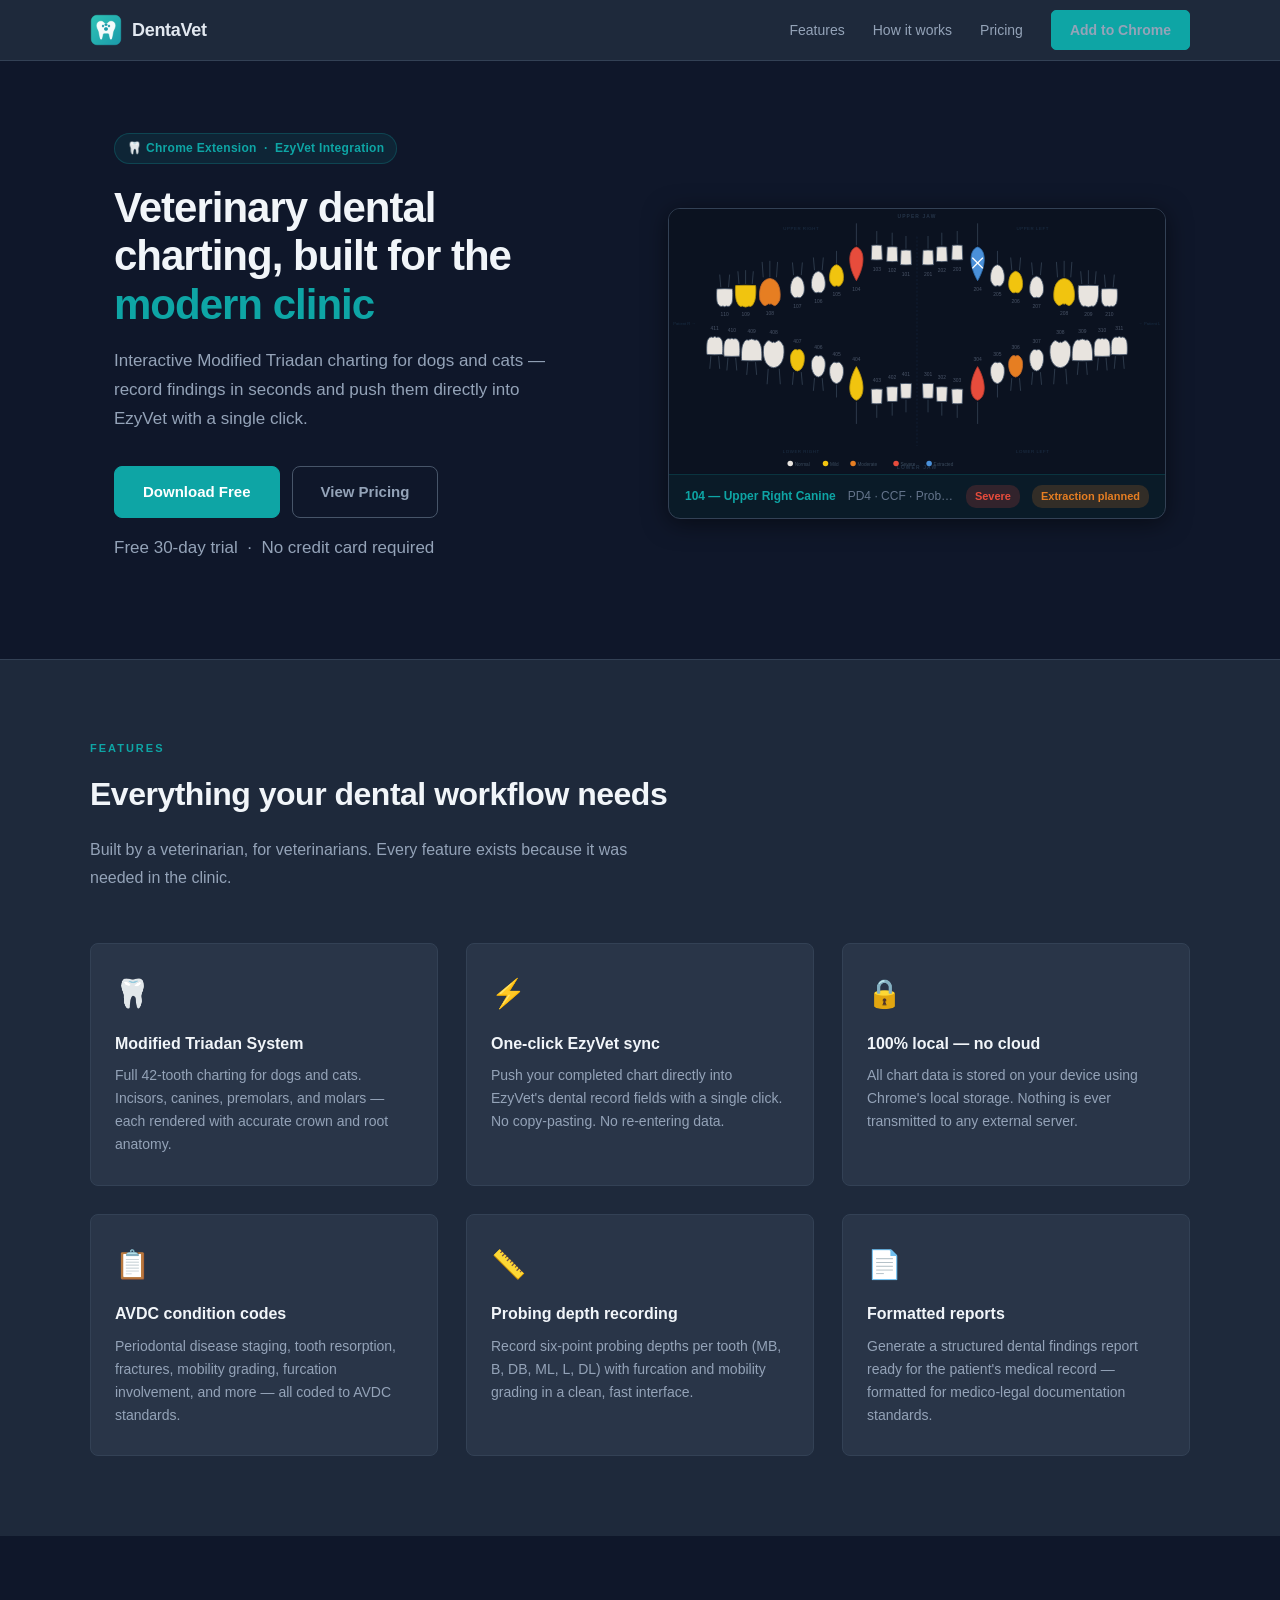
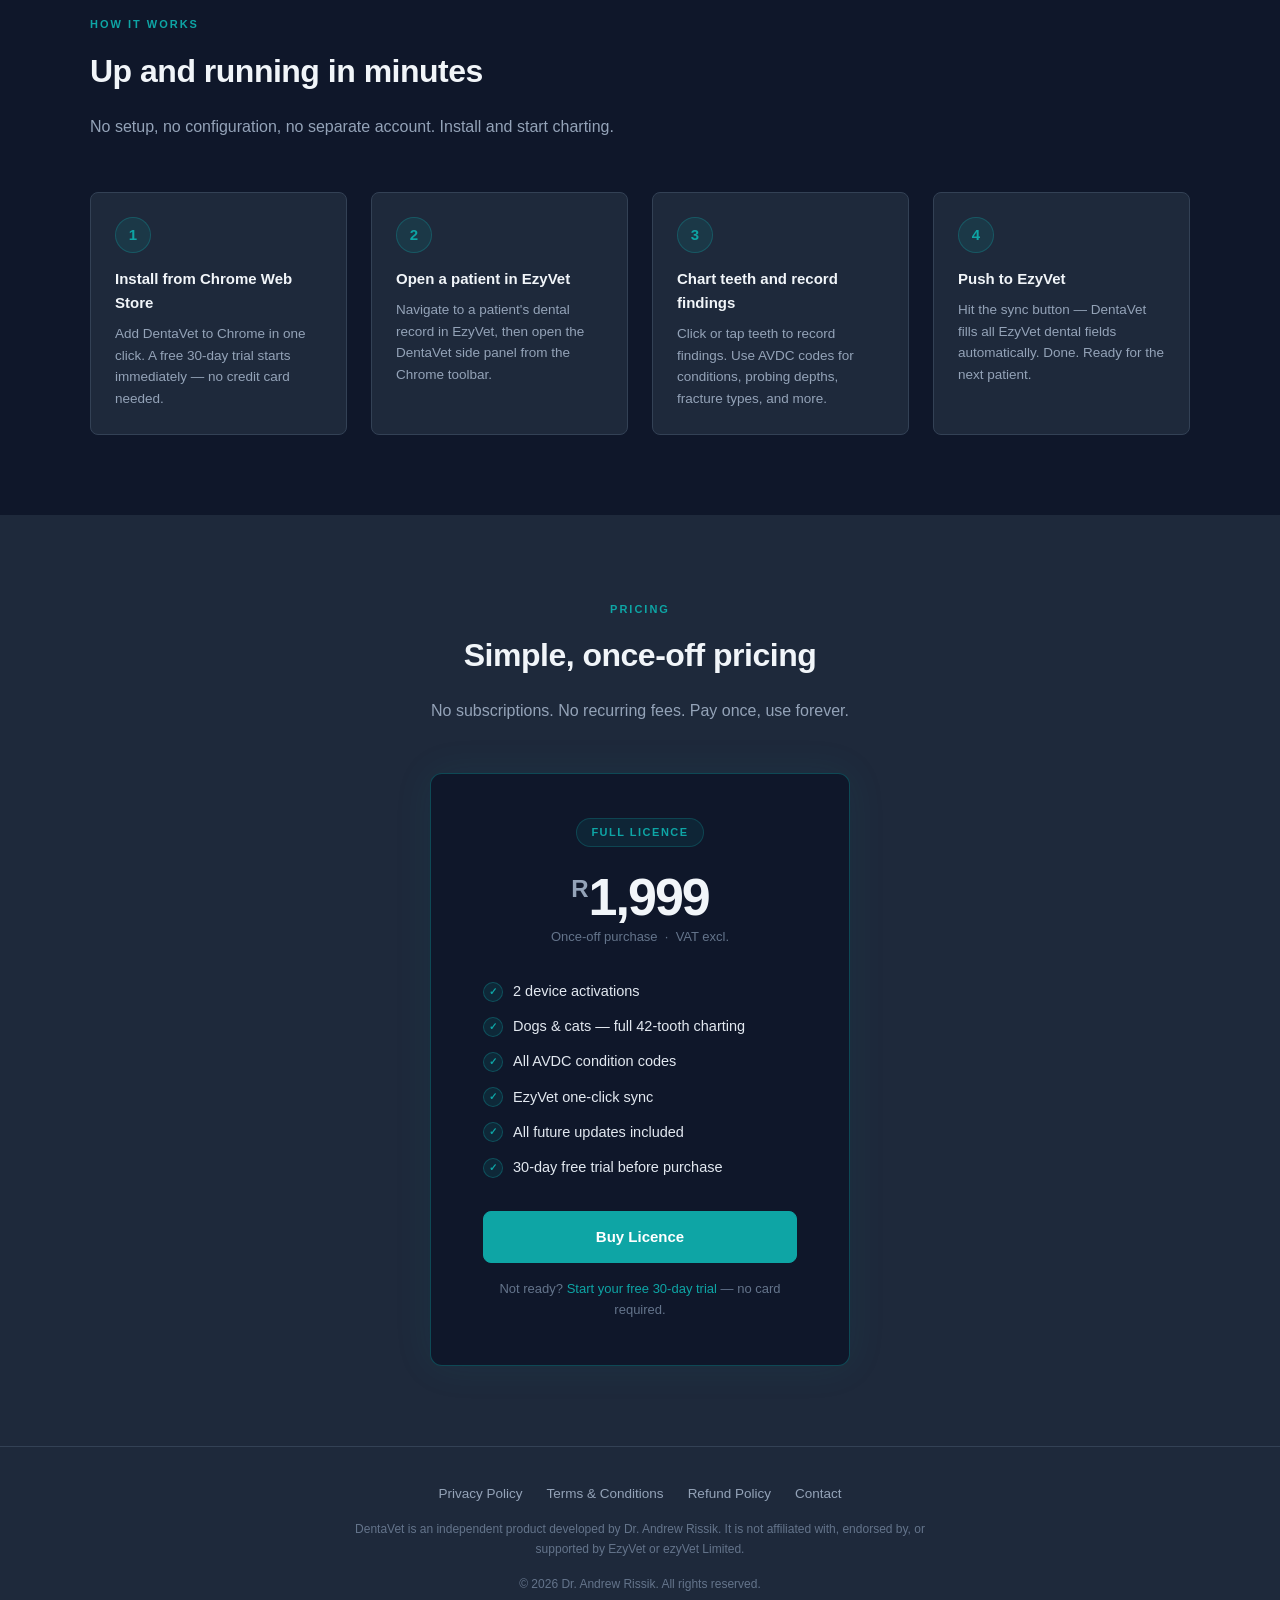
<file: index.html>
<!DOCTYPE html>
<html lang="en">
<head>
<meta charset="UTF-8">
<meta name="viewport" content="width=device-width, initial-scale=1.0">
<title>DentaVet — Veterinary Dental Charting for EzyVet</title>
<meta name="description" content="Interactive veterinary dental charting for dogs and cats using the Modified Triadan System. Integrates directly with EzyVet. Free 30-day trial.">
<meta property="og:title" content="DentaVet — Veterinary Dental Charting">
<meta property="og:description" content="Interactive Modified Triadan charting for dogs and cats. One-click EzyVet integration. 100% local — no data ever leaves your browser.">
<meta property="og:type" content="website">
<meta property="og:url" content="https://patbad.github.io/DentaVet/">
<style>
  :root {
    --bg:          #0F172A;
    --bg-surface:  #1E293B;
    --bg-elevated: #293548;
    --text:        #E2E8F0;
    --text-muted:  #94A3B8;
    --text-dim:    #64748B;
    --border:      #334155;
    --border-light:#475569;
    --accent:      #0EA5A5;
    --accent-hover:#40D6C2;
    --danger:      #EF4444;
    --radius:      8px;
    --shadow:      0 4px 24px rgba(0,0,0,0.5);
  }

  *, *::before, *::after { box-sizing: border-box; margin: 0; padding: 0; }

  html { scroll-behavior: smooth; }

  body {
    font-family: -apple-system, BlinkMacSystemFont, 'Segoe UI', sans-serif;
    background: var(--bg);
    color: var(--text);
    line-height: 1.6;
  }

  a { color: var(--accent); text-decoration: none; }
  a:hover { color: var(--accent-hover); }

  /* ── Nav ──────────────────────────────────────────────── */
  nav {
    position: sticky;
    top: 0;
    z-index: 100;
    background: var(--bg-surface);
    border-bottom: 1px solid var(--border);
    padding: 0 24px;
  }
  .nav-inner {
    max-width: 1100px;
    margin: 0 auto;
    display: flex;
    align-items: center;
    height: 60px;
    gap: 32px;
  }
  .nav-logo {
    display: flex;
    align-items: center;
    gap: 10px;
    text-decoration: none;
    flex-shrink: 0;
  }
  .nav-logo img {
    width: 32px;
    height: 32px;
    border-radius: 7px;
  }
  .nav-logo-name {
    font-size: 18px;
    font-weight: 700;
    color: var(--text);
    letter-spacing: -0.3px;
  }
  .nav-links {
    display: flex;
    gap: 28px;
    list-style: none;
    margin-left: auto;
    align-items: center;
  }
  .nav-links a {
    font-size: 14px;
    color: var(--text-muted);
    transition: color 180ms;
  }
  .nav-links a:hover { color: var(--text); }
  .btn {
    display: inline-flex;
    align-items: center;
    gap: 7px;
    padding: 8px 18px;
    border-radius: 5px;
    font-size: 14px;
    font-weight: 600;
    cursor: pointer;
    transition: background 180ms, color 180ms, border-color 180ms;
    border: 1px solid transparent;
    text-decoration: none;
  }
  .btn-primary {
    background: var(--accent);
    color: #fff;
    border-color: var(--accent);
  }
  .btn-primary:hover {
    background: var(--accent-hover);
    border-color: var(--accent-hover);
    color: #fff;
  }
  .btn-ghost {
    background: transparent;
    color: var(--text-muted);
    border-color: var(--border-light);
  }
  .btn-ghost:hover {
    background: var(--bg-elevated);
    color: var(--text);
    border-color: var(--border-light);
  }
  .btn-lg {
    padding: 13px 28px;
    font-size: 15px;
    border-radius: var(--radius);
  }

  /* ── Hero ─────────────────────────────────────────────── */
  .hero {
    max-width: 1100px;
    margin: 0 auto;
    padding: 72px 24px 64px;
    display: grid;
    grid-template-columns: 1fr 1fr;
    gap: 56px;
    align-items: center;
  }
  .hero-badge {
    display: inline-flex;
    align-items: center;
    gap: 8px;
    background: rgba(14,165,165,0.1);
    border: 1px solid rgba(14,165,165,0.25);
    color: var(--accent);
    font-size: 12px;
    font-weight: 600;
    padding: 5px 12px;
    border-radius: 20px;
    margin-bottom: 20px;
    letter-spacing: 0.3px;
  }
  .hero h1 {
    font-size: 42px;
    font-weight: 800;
    line-height: 1.15;
    letter-spacing: -1px;
    color: #F1F5F9;
    margin-bottom: 18px;
  }
  .hero h1 span { color: var(--accent); }
  .hero p {
    font-size: 17px;
    color: var(--text-muted);
    line-height: 1.7;
    margin-bottom: 32px;
    max-width: 460px;
  }
  .hero-actions {
    display: flex;
    gap: 12px;
    flex-wrap: wrap;
  }
  .hero-trial {
    margin-top: 16px;
    font-size: 13px;
    color: var(--text-dim);
  }
  .hero-chart {
    background: #0B1220;
    border-radius: 12px;
    border: 1px solid var(--border);
    overflow: hidden;
    box-shadow: var(--shadow);
  }
  .hero-chart svg {
    display: block;
    width: 100%;
    height: auto;
  }
  .hero-chip {
    background: rgba(14,165,165,0.06);
    border-top: 1px solid rgba(14,165,165,0.18);
    padding: 10px 16px;
    display: flex;
    align-items: center;
    gap: 12px;
    font-size: 12px;
    flex-wrap: wrap;
  }
  .hero-chip-tooth { font-weight: 700; color: var(--accent); white-space: nowrap; }
  .hero-chip-findings { color: var(--text-dim); flex: 1; min-width: 0; white-space: nowrap; overflow: hidden; text-overflow: ellipsis; }
  .chip-badge {
    font-size: 11px;
    font-weight: 600;
    padding: 3px 9px;
    border-radius: 10px;
    white-space: nowrap;
    flex-shrink: 0;
  }
  .chip-badge.severe  { background: rgba(231,76,60,0.18);  color: #E74C3C; }
  .chip-badge.planned { background: rgba(230,126,34,0.18); color: #E67E22; }

  /* ── Section shared ───────────────────────────────────── */
  section { padding: 80px 24px; }
  .section-inner { max-width: 1100px; margin: 0 auto; }
  .section-label {
    font-size: 11px;
    font-weight: 700;
    letter-spacing: 2px;
    color: var(--accent);
    text-transform: uppercase;
    margin-bottom: 12px;
  }
  .section-title {
    font-size: 32px;
    font-weight: 800;
    letter-spacing: -0.5px;
    color: #F1F5F9;
    margin-bottom: 16px;
  }
  .section-sub {
    font-size: 16px;
    color: var(--text-muted);
    max-width: 560px;
    line-height: 1.7;
    margin-bottom: 52px;
  }

  /* ── Features ─────────────────────────────────────────── */
  .features-section { background: var(--bg-surface); }
  .features-grid {
    display: grid;
    grid-template-columns: repeat(3, 1fr);
    gap: 28px;
  }
  .feature-card {
    background: var(--bg-elevated);
    border: 1px solid var(--border);
    border-radius: var(--radius);
    padding: 28px 24px;
    transition: border-color 180ms;
  }
  .feature-card:hover { border-color: var(--border-light); }
  .feature-icon {
    font-size: 28px;
    margin-bottom: 14px;
    display: block;
  }
  .feature-card h3 {
    font-size: 16px;
    font-weight: 700;
    color: #F1F5F9;
    margin-bottom: 8px;
  }
  .feature-card p {
    font-size: 14px;
    color: var(--text-muted);
    line-height: 1.65;
  }

  /* ── How it works ─────────────────────────────────────── */
  .steps-grid {
    display: grid;
    grid-template-columns: repeat(4, 1fr);
    gap: 24px;
    counter-reset: steps;
  }
  .step {
    position: relative;
    padding: 24px;
    background: var(--bg-surface);
    border: 1px solid var(--border);
    border-radius: var(--radius);
  }
  .step-num {
    width: 36px;
    height: 36px;
    border-radius: 50%;
    background: rgba(14,165,165,0.12);
    border: 1px solid rgba(14,165,165,0.3);
    color: var(--accent);
    font-size: 15px;
    font-weight: 700;
    display: flex;
    align-items: center;
    justify-content: center;
    margin-bottom: 14px;
    flex-shrink: 0;
  }
  .step h3 {
    font-size: 15px;
    font-weight: 700;
    color: #F1F5F9;
    margin-bottom: 8px;
  }
  .step p {
    font-size: 13.5px;
    color: var(--text-muted);
    line-height: 1.6;
  }

  /* ── Pricing ──────────────────────────────────────────── */
  .pricing-section { background: var(--bg-surface); }
  .pricing-wrap {
    display: flex;
    justify-content: center;
  }
  .pricing-card {
    background: var(--bg);
    border: 1px solid rgba(14,165,165,0.35);
    border-radius: 12px;
    padding: 44px 52px;
    max-width: 420px;
    width: 100%;
    text-align: center;
    box-shadow: 0 0 40px rgba(14,165,165,0.08);
  }
  .pricing-badge {
    display: inline-block;
    background: rgba(14,165,165,0.1);
    border: 1px solid rgba(14,165,165,0.25);
    color: var(--accent);
    font-size: 11px;
    font-weight: 700;
    letter-spacing: 1.5px;
    text-transform: uppercase;
    padding: 5px 14px;
    border-radius: 20px;
    margin-bottom: 24px;
  }
  .pricing-price {
    font-size: 52px;
    font-weight: 800;
    color: #F1F5F9;
    letter-spacing: -2px;
    line-height: 1;
    margin-bottom: 4px;
  }
  .pricing-price sup {
    font-size: 24px;
    font-weight: 700;
    letter-spacing: 0;
    vertical-align: super;
    color: var(--text-muted);
  }
  .pricing-once {
    font-size: 13px;
    color: var(--text-dim);
    margin-bottom: 32px;
  }
  .pricing-features {
    list-style: none;
    text-align: left;
    margin-bottom: 32px;
    display: flex;
    flex-direction: column;
    gap: 12px;
  }
  .pricing-features li {
    display: flex;
    align-items: center;
    gap: 10px;
    font-size: 14.5px;
    color: var(--text);
  }
  .check-icon {
    width: 20px;
    height: 20px;
    border-radius: 50%;
    background: rgba(14,165,165,0.12);
    border: 1px solid rgba(14,165,165,0.32);
    color: var(--accent);
    font-size: 10px;
    font-weight: 700;
    display: inline-flex;
    align-items: center;
    justify-content: center;
    flex-shrink: 0;
  }
  .pricing-cta { width: 100%; justify-content: center; margin-bottom: 16px; }
  .pricing-trial {
    font-size: 13px;
    color: var(--text-dim);
  }
  .pricing-trial a { color: var(--accent); }
  .pricing-trial a:hover { color: var(--accent-hover); }

  /* ── Footer ───────────────────────────────────────────── */
  footer {
    background: var(--bg-surface);
    border-top: 1px solid var(--border);
    padding: 36px 24px;
  }
  .footer-inner {
    max-width: 1100px;
    margin: 0 auto;
    display: flex;
    flex-direction: column;
    align-items: center;
    gap: 16px;
    text-align: center;
  }
  .footer-links {
    display: flex;
    gap: 24px;
    flex-wrap: wrap;
    justify-content: center;
  }
  .footer-links a {
    font-size: 13.5px;
    color: var(--text-muted);
    transition: color 180ms;
  }
  .footer-links a:hover { color: var(--text); }
  .footer-disclaimer {
    font-size: 12px;
    color: var(--text-dim);
    max-width: 600px;
  }
  .footer-copy {
    font-size: 12px;
    color: var(--text-dim);
  }

  /* ── Divider ──────────────────────────────────────────── */
  .divider {
    border: none;
    border-top: 1px solid var(--border);
    margin: 0;
  }

  /* ── Responsive ───────────────────────────────────────── */
  @media (max-width: 860px) {
    .hero {
      grid-template-columns: 1fr;
      padding: 48px 20px 40px;
      gap: 40px;
    }
    .hero h1 { font-size: 32px; }
    .features-grid { grid-template-columns: 1fr; }
    .steps-grid { grid-template-columns: 1fr 1fr; }
    .nav-links li:not(:last-child) { display: none; }
    .section-title { font-size: 26px; }
  }
  @media (max-width: 540px) {
    .steps-grid { grid-template-columns: 1fr; }
    .pricing-card { padding: 32px 24px; }
    .hero h1 { font-size: 28px; }
    .hero-actions { flex-direction: column; }
    .hero-actions .btn { justify-content: center; }
  }
</style>
</head>
<body>

<!-- ══ Navigation ════════════════════════════════════════════ -->
<nav>
  <div class="nav-inner">
    <a class="nav-logo" href="#">
      <img src="icons/icon48.png" alt="DentaVet icon">
      <span class="nav-logo-name">DentaVet</span>
    </a>
    <ul class="nav-links">
      <li><a href="#features">Features</a></li>
      <li><a href="#how-it-works">How it works</a></li>
      <li><a href="#pricing">Pricing</a></li>
      <li>
        <a class="btn btn-primary"
           href="https://chromewebstore.google.com/detail/dentavet/nkmehnainokdcfekliigbkbcmkjfogfd"
           target="_blank" rel="noopener">
          Add to Chrome
        </a>
      </li>
    </ul>
  </div>
</nav>

<!-- ══ Hero ══════════════════════════════════════════════════ -->
<section style="padding: 0;">
  <div class="hero">

    <!-- Left: copy -->
    <div>
      <div class="hero-badge">🦷 Chrome Extension &nbsp;·&nbsp; EzyVet Integration</div>
      <h1>Veterinary dental charting, built for the <span>modern clinic</span></h1>
      <p>Interactive Modified Triadan charting for dogs and cats — record findings in seconds and push them directly into EzyVet with a single click.</p>
      <div class="hero-actions">
        <a class="btn btn-primary btn-lg"
           href="https://chromewebstore.google.com/detail/dentavet/nkmehnainokdcfekliigbkbcmkjfogfd"
           target="_blank" rel="noopener">
          Download Free
        </a>
        <a class="btn btn-ghost btn-lg" href="#pricing">View Pricing</a>
      </div>
      <p class="hero-trial">Free 30-day trial &nbsp;·&nbsp; No credit card required</p>
    </div>

    <!-- Right: dental chart -->
    <div class="hero-chart">
      <svg viewBox="0 0 900 480" preserveAspectRatio="xMidYMid meet" xmlns="http://www.w3.org/2000/svg">
        <rect width="900" height="480" fill="#0B1220"/>
        <text x="450" y="16" text-anchor="middle" fill="#253448" font-size="9" font-family="sans-serif" letter-spacing="2" font-weight="600">UPPER JAW</text>
        <text x="450" y="472" text-anchor="middle" fill="#253448" font-size="9" font-family="sans-serif" letter-spacing="2" font-weight="600">LOWER JAW</text>
        <text x="240" y="38" text-anchor="middle" fill="#1E3248" font-size="8" font-family="sans-serif" letter-spacing="1">UPPER RIGHT</text>
        <text x="660" y="38" text-anchor="middle" fill="#1E3248" font-size="8" font-family="sans-serif" letter-spacing="1">UPPER LEFT</text>
        <text x="240" y="442" text-anchor="middle" fill="#1E3248" font-size="8" font-family="sans-serif" letter-spacing="1">LOWER RIGHT</text>
        <text x="660" y="442" text-anchor="middle" fill="#1E3248" font-size="8" font-family="sans-serif" letter-spacing="1">LOWER LEFT</text>
        <line x1="450" y1="50" x2="450" y2="430" stroke="#182840" stroke-width="1" stroke-dasharray="4,3"/>
        <text x="28" y="210" text-anchor="middle" fill="#1A2E44" font-size="7.5" font-family="sans-serif">Patient R →</text>
        <text x="872" y="210" text-anchor="middle" fill="#1A2E44" font-size="7.5" font-family="sans-serif">← Patient L</text>

        <!-- Upper Right -->
        <g transform="translate(430,88)"><path d="M 0,-16 L 0,-39" stroke="#3A4A5C" stroke-width="1.3" fill="none"/><path d="M -9,-13 Q 0,-14 9,-13 L 10,13 Q 0,14 -10,13 Z" fill="#E8E4DF" stroke="#475569" stroke-width="1.5"/><text x="0" y="27" dominant-baseline="hanging" text-anchor="middle" fill="#4A5568" font-size="9" font-family="sans-serif">101</text></g>
        <g transform="translate(405,82)"><path d="M 0,-16 L 0,-39" stroke="#3A4A5C" stroke-width="1.3" fill="none"/><path d="M -9,-13 Q 0,-14 9,-13 L 10,13 Q 0,14 -10,13 Z" fill="#E8E4DF" stroke="#475569" stroke-width="1.5"/><text x="0" y="27" dominant-baseline="hanging" text-anchor="middle" fill="#4A5568" font-size="9" font-family="sans-serif">102</text></g>
        <g transform="translate(377,79)"><path d="M 0,-16 L 0,-39" stroke="#3A4A5C" stroke-width="1.3" fill="none"/><path d="M -9,-13 Q 0,-14 9,-13 L 10,13 Q 0,14 -10,13 Z" fill="#E8E4DF" stroke="#475569" stroke-width="1.5"/><text x="0" y="27" dominant-baseline="hanging" text-anchor="middle" fill="#4A5568" font-size="9" font-family="sans-serif">103</text></g>
        <g transform="translate(340,98)"><path d="M 0,-32 L 0,-72" stroke="#3A4A5C" stroke-width="1.3" fill="none"/><path d="M 0,-29 C -16,-24 -16,5 0,32 C 16,5 16,-24 0,-29 Z" fill="#E74C3C" stroke="#B83A2D" stroke-width="1.5"/><text x="0" y="45" dominant-baseline="hanging" text-anchor="middle" fill="#4A5568" font-size="9" font-family="sans-serif">104</text></g>
        <g transform="translate(304,120)"><path d="M 0,-21 L 0,-44" stroke="#3A4A5C" stroke-width="1.3" fill="none"/><path d="M 0,-19 C -14,-16 -14,8 -11,13 Q -6,23 0,19 Q 6,23 11,13 C 14,8 14,-16 0,-19 Z" fill="#F1C40F" stroke="#B8960C" stroke-width="1.5"/><text x="0" y="32" dominant-baseline="hanging" text-anchor="middle" fill="#4A5568" font-size="9" font-family="sans-serif">105</text></g>
        <g transform="translate(271,132)"><path d="M -7,-21 L -9,-44" stroke="#3A4A5C" stroke-width="1.3" fill="none"/><path d="M 7,-21 L 9,-44" stroke="#3A4A5C" stroke-width="1.3" fill="none"/><path d="M 0,-19 C -14,-16 -14,8 -11,13 Q -6,23 0,19 Q 6,23 11,13 C 14,8 14,-16 0,-19 Z" fill="#E8E4DF" stroke="#475569" stroke-width="1.5"/><text x="0" y="32" dominant-baseline="hanging" text-anchor="middle" fill="#4A5568" font-size="9" font-family="sans-serif">106</text></g>
        <g transform="translate(233,141)"><path d="M -7,-21 L -9,-44" stroke="#3A4A5C" stroke-width="1.3" fill="none"/><path d="M 7,-21 L 9,-44" stroke="#3A4A5C" stroke-width="1.3" fill="none"/><path d="M 0,-19 C -14,-16 -14,8 -11,13 Q -6,23 0,19 Q 6,23 11,13 C 14,8 14,-16 0,-19 Z" fill="#E8E4DF" stroke="#475569" stroke-width="1.5"/><text x="0" y="32" dominant-baseline="hanging" text-anchor="middle" fill="#4A5568" font-size="9" font-family="sans-serif">107</text></g>
        <g transform="translate(183,150)"><path d="M 0,-26 L 0,-56" stroke="#3A4A5C" stroke-width="1.3" fill="none"/><path d="M -12,-26 L -14,-54" stroke="#3A4A5C" stroke-width="1.3" fill="none"/><path d="M 12,-26 L 14,-54" stroke="#3A4A5C" stroke-width="1.3" fill="none"/><path d="M 0,-24 C -19,-22 -20,3 -18,15 Q -11,29 -6,24 Q -1,20 0,23 Q 1,20 6,24 Q 11,29 18,15 C 20,3 19,-22 0,-24 Z" fill="#E67E22" stroke="#C0692C" stroke-width="1.5"/><text x="0" y="37" dominant-baseline="hanging" text-anchor="middle" fill="#4A5568" font-size="9" font-family="sans-serif">108</text></g>
        <g transform="translate(139,157)"><path d="M 0,-21 L 0,-46" stroke="#3A4A5C" stroke-width="1.3" fill="none"/><path d="M -12,-21 L -14,-44" stroke="#3A4A5C" stroke-width="1.3" fill="none"/><path d="M 12,-21 L 14,-44" stroke="#3A4A5C" stroke-width="1.3" fill="none"/><path d="M -18,-18 Q 0,-19 18,-18 C 19,-14 19,8 15,13 Q 11,22 6,19 Q 0,23 -6,19 Q -11,22 -15,13 C -19,8 -19,-14 -18,-18 Z" fill="#F1C40F" stroke="#B8960C" stroke-width="1.5"/><text x="0" y="32" dominant-baseline="hanging" text-anchor="middle" fill="#4A5568" font-size="9" font-family="sans-serif">109</text></g>
        <g transform="translate(101,160)"><path d="M -7,-18 L -9,-41" stroke="#3A4A5C" stroke-width="1.3" fill="none"/><path d="M 7,-18 L 9,-41" stroke="#3A4A5C" stroke-width="1.3" fill="none"/><path d="M -14,-15 Q 0,-16 14,-15 C 15,-11 15,6 13,11 Q 9,19 3,16 Q 0,19 -3,16 Q -9,19 -13,11 C -15,6 -15,-11 -14,-15 Z" fill="#E8E4DF" stroke="#475569" stroke-width="1.5"/><text x="0" y="29" dominant-baseline="hanging" text-anchor="middle" fill="#4A5568" font-size="9" font-family="sans-serif">110</text></g>

        <!-- Upper Left -->
        <g transform="translate(470,88)"><path d="M 0,-16 L 0,-39" stroke="#3A4A5C" stroke-width="1.3" fill="none"/><path d="M -9,-13 Q 0,-14 9,-13 L 10,13 Q 0,14 -10,13 Z" fill="#E8E4DF" stroke="#475569" stroke-width="1.5"/><text x="0" y="27" dominant-baseline="hanging" text-anchor="middle" fill="#4A5568" font-size="9" font-family="sans-serif">201</text></g>
        <g transform="translate(495,82)"><path d="M 0,-16 L 0,-39" stroke="#3A4A5C" stroke-width="1.3" fill="none"/><path d="M -9,-13 Q 0,-14 9,-13 L 10,13 Q 0,14 -10,13 Z" fill="#E8E4DF" stroke="#475569" stroke-width="1.5"/><text x="0" y="27" dominant-baseline="hanging" text-anchor="middle" fill="#4A5568" font-size="9" font-family="sans-serif">202</text></g>
        <g transform="translate(523,79)"><path d="M 0,-16 L 0,-39" stroke="#3A4A5C" stroke-width="1.3" fill="none"/><path d="M -9,-13 Q 0,-14 9,-13 L 10,13 Q 0,14 -10,13 Z" fill="#E8E4DF" stroke="#475569" stroke-width="1.5"/><text x="0" y="27" dominant-baseline="hanging" text-anchor="middle" fill="#4A5568" font-size="9" font-family="sans-serif">203</text></g>
        <g transform="translate(560,98)"><path d="M 0,-32 L 0,-72" stroke="#3A4A5C" stroke-width="1.3" fill="none"/><path d="M 0,-29 C -16,-24 -16,5 0,32 C 16,5 16,-24 0,-29 Z" fill="#4A90D9" stroke="#3070B0" stroke-width="1.5"/><line x1="-9" y1="-9" x2="9" y2="9" stroke="white" stroke-width="2.2" stroke-linecap="round"/><line x1="9" y1="-9" x2="-9" y2="9" stroke="white" stroke-width="2.2" stroke-linecap="round"/><text x="0" y="45" dominant-baseline="hanging" text-anchor="middle" fill="#4A5568" font-size="9" font-family="sans-serif">204</text></g>
        <g transform="translate(596,120)"><path d="M 0,-21 L 0,-44" stroke="#3A4A5C" stroke-width="1.3" fill="none"/><path d="M 0,-19 C -14,-16 -14,8 -11,13 Q -6,23 0,19 Q 6,23 11,13 C 14,8 14,-16 0,-19 Z" fill="#E8E4DF" stroke="#475569" stroke-width="1.5"/><text x="0" y="32" dominant-baseline="hanging" text-anchor="middle" fill="#4A5568" font-size="9" font-family="sans-serif">205</text></g>
        <g transform="translate(629,132)"><path d="M -7,-21 L -9,-44" stroke="#3A4A5C" stroke-width="1.3" fill="none"/><path d="M 7,-21 L 9,-44" stroke="#3A4A5C" stroke-width="1.3" fill="none"/><path d="M 0,-19 C -14,-16 -14,8 -11,13 Q -6,23 0,19 Q 6,23 11,13 C 14,8 14,-16 0,-19 Z" fill="#F1C40F" stroke="#B8960C" stroke-width="1.5"/><text x="0" y="32" dominant-baseline="hanging" text-anchor="middle" fill="#4A5568" font-size="9" font-family="sans-serif">206</text></g>
        <g transform="translate(667,141)"><path d="M -7,-21 L -9,-44" stroke="#3A4A5C" stroke-width="1.3" fill="none"/><path d="M 7,-21 L 9,-44" stroke="#3A4A5C" stroke-width="1.3" fill="none"/><path d="M 0,-19 C -14,-16 -14,8 -11,13 Q -6,23 0,19 Q 6,23 11,13 C 14,8 14,-16 0,-19 Z" fill="#E8E4DF" stroke="#475569" stroke-width="1.5"/><text x="0" y="32" dominant-baseline="hanging" text-anchor="middle" fill="#4A5568" font-size="9" font-family="sans-serif">207</text></g>
        <g transform="translate(717,150)"><path d="M 0,-26 L 0,-56" stroke="#3A4A5C" stroke-width="1.3" fill="none"/><path d="M -12,-26 L -14,-54" stroke="#3A4A5C" stroke-width="1.3" fill="none"/><path d="M 12,-26 L 14,-54" stroke="#3A4A5C" stroke-width="1.3" fill="none"/><path d="M 0,-24 C -19,-22 -20,3 -18,15 Q -11,29 -6,24 Q -1,20 0,23 Q 1,20 6,24 Q 11,29 18,15 C 20,3 19,-22 0,-24 Z" fill="#F1C40F" stroke="#B8960C" stroke-width="1.5"/><text x="0" y="37" dominant-baseline="hanging" text-anchor="middle" fill="#4A5568" font-size="9" font-family="sans-serif">208</text></g>
        <g transform="translate(761,157)"><path d="M 0,-21 L 0,-46" stroke="#3A4A5C" stroke-width="1.3" fill="none"/><path d="M -12,-21 L -14,-44" stroke="#3A4A5C" stroke-width="1.3" fill="none"/><path d="M 12,-21 L 14,-44" stroke="#3A4A5C" stroke-width="1.3" fill="none"/><path d="M -18,-18 Q 0,-19 18,-18 C 19,-14 19,8 15,13 Q 11,22 6,19 Q 0,23 -6,19 Q -11,22 -15,13 C -19,8 -19,-14 -18,-18 Z" fill="#E8E4DF" stroke="#475569" stroke-width="1.5"/><text x="0" y="32" dominant-baseline="hanging" text-anchor="middle" fill="#4A5568" font-size="9" font-family="sans-serif">209</text></g>
        <g transform="translate(799,160)"><path d="M -7,-18 L -9,-41" stroke="#3A4A5C" stroke-width="1.3" fill="none"/><path d="M 7,-18 L 9,-41" stroke="#3A4A5C" stroke-width="1.3" fill="none"/><path d="M -14,-15 Q 0,-16 14,-15 C 15,-11 15,6 13,11 Q 9,19 3,16 Q 0,19 -3,16 Q -9,19 -13,11 C -15,6 -15,-11 -14,-15 Z" fill="#E8E4DF" stroke="#475569" stroke-width="1.5"/><text x="0" y="29" dominant-baseline="hanging" text-anchor="middle" fill="#4A5568" font-size="9" font-family="sans-serif">210</text></g>

        <!-- Lower Left -->
        <g transform="translate(470,330)"><path d="M 0,16 L 0,39" stroke="#3A4A5C" stroke-width="1.3" fill="none"/><path d="M -9,13 Q 0,14 9,13 L 10,-13 Q 0,-14 -10,-13 Z" fill="#E8E4DF" stroke="#475569" stroke-width="1.5"/><text x="0" y="-27" text-anchor="middle" fill="#4A5568" font-size="9" font-family="sans-serif">301</text></g>
        <g transform="translate(495,336)"><path d="M 0,16 L 0,39" stroke="#3A4A5C" stroke-width="1.3" fill="none"/><path d="M -9,13 Q 0,14 9,13 L 10,-13 Q 0,-14 -10,-13 Z" fill="#E8E4DF" stroke="#475569" stroke-width="1.5"/><text x="0" y="-27" text-anchor="middle" fill="#4A5568" font-size="9" font-family="sans-serif">302</text></g>
        <g transform="translate(523,340)"><path d="M 0,16 L 0,39" stroke="#3A4A5C" stroke-width="1.3" fill="none"/><path d="M -9,13 Q 0,14 9,13 L 10,-13 Q 0,-14 -10,-13 Z" fill="#E8E4DF" stroke="#475569" stroke-width="1.5"/><text x="0" y="-27" text-anchor="middle" fill="#4A5568" font-size="9" font-family="sans-serif">303</text></g>
        <g transform="translate(560,318)"><path d="M 0,32 L 0,72" stroke="#3A4A5C" stroke-width="1.3" fill="none"/><path d="M 0,29 C -16,24 -16,-5 0,-32 C 16,-5 16,24 0,29 Z" fill="#E74C3C" stroke="#B83A2D" stroke-width="1.5"/><text x="0" y="-43" text-anchor="middle" fill="#4A5568" font-size="9" font-family="sans-serif">304</text></g>
        <g transform="translate(596,298)"><path d="M 0,21 L 0,44" stroke="#3A4A5C" stroke-width="1.3" fill="none"/><path d="M 0,19 C -14,16 -14,-8 -11,-13 Q -6,-23 0,-19 Q 6,-23 11,-13 C 14,-8 14,16 0,19 Z" fill="#E8E4DF" stroke="#475569" stroke-width="1.5"/><text x="0" y="-32" text-anchor="middle" fill="#4A5568" font-size="9" font-family="sans-serif">305</text></g>
        <g transform="translate(629,286)"><path d="M -7,21 L -9,44" stroke="#3A4A5C" stroke-width="1.3" fill="none"/><path d="M 7,21 L 9,44" stroke="#3A4A5C" stroke-width="1.3" fill="none"/><path d="M 0,19 C -14,16 -14,-8 -11,-13 Q -6,-23 0,-19 Q 6,-23 11,-13 C 14,-8 14,16 0,19 Z" fill="#E67E22" stroke="#C0692C" stroke-width="1.5"/><text x="0" y="-32" text-anchor="middle" fill="#4A5568" font-size="9" font-family="sans-serif">306</text></g>
        <g transform="translate(667,275)"><path d="M -7,21 L -9,44" stroke="#3A4A5C" stroke-width="1.3" fill="none"/><path d="M 7,21 L 9,44" stroke="#3A4A5C" stroke-width="1.3" fill="none"/><path d="M 0,19 C -14,16 -14,-8 -11,-13 Q -6,-23 0,-19 Q 6,-23 11,-13 C 14,-8 14,16 0,19 Z" fill="#E8E4DF" stroke="#475569" stroke-width="1.5"/><text x="0" y="-32" text-anchor="middle" fill="#4A5568" font-size="9" font-family="sans-serif">307</text></g>
        <g transform="translate(710,264)"><path d="M -10,26 L -12,54" stroke="#3A4A5C" stroke-width="1.3" fill="none"/><path d="M 10,26 L 12,54" stroke="#3A4A5C" stroke-width="1.3" fill="none"/><path d="M 0,24 C -19,22 -20,-3 -18,-15 Q -11,-29 -6,-24 Q -1,-20 0,-23 Q 1,-20 6,-24 Q 11,-29 18,-15 C 20,-3 19,22 0,24 Z" fill="#E8E4DF" stroke="#475569" stroke-width="1.5"/><text x="0" y="-37" text-anchor="middle" fill="#4A5568" font-size="9" font-family="sans-serif">308</text></g>
        <g transform="translate(750,257)"><path d="M -7,21 L -9,44" stroke="#3A4A5C" stroke-width="1.3" fill="none"/><path d="M 7,21 L 9,44" stroke="#3A4A5C" stroke-width="1.3" fill="none"/><path d="M -18,18 Q 0,19 18,18 C 19,14 19,-8 15,-13 Q 11,-22 6,-19 Q 0,-23 -6,-19 Q -11,-22 -15,-13 C -19,-8 -19,14 -18,18 Z" fill="#E8E4DF" stroke="#475569" stroke-width="1.5"/><text x="0" y="-32" text-anchor="middle" fill="#4A5568" font-size="9" font-family="sans-serif">309</text></g>
        <g transform="translate(786,252)"><path d="M -7,18 L -9,41" stroke="#3A4A5C" stroke-width="1.3" fill="none"/><path d="M 7,18 L 9,41" stroke="#3A4A5C" stroke-width="1.3" fill="none"/><path d="M -14,15 Q 0,16 14,15 C 15,11 15,-6 13,-11 Q 9,-19 3,-16 Q 0,-19 -3,-16 Q -9,-19 -13,-11 C -15,-6 -15,11 -14,15 Z" fill="#E8E4DF" stroke="#475569" stroke-width="1.5"/><text x="0" y="-29" text-anchor="middle" fill="#4A5568" font-size="9" font-family="sans-serif">310</text></g>
        <g transform="translate(817,249)"><path d="M -7,18 L -9,41" stroke="#3A4A5C" stroke-width="1.3" fill="none"/><path d="M 7,18 L 9,41" stroke="#3A4A5C" stroke-width="1.3" fill="none"/><path d="M -14,15 Q 0,16 14,15 C 15,11 15,-6 13,-11 Q 9,-19 3,-16 Q 0,-19 -3,-16 Q -9,-19 -13,-11 C -15,-6 -15,11 -14,15 Z" fill="#E8E4DF" stroke="#475569" stroke-width="1.5"/><text x="0" y="-29" text-anchor="middle" fill="#4A5568" font-size="9" font-family="sans-serif">311</text></g>

        <!-- Lower Right -->
        <g transform="translate(430,330)"><path d="M 0,16 L 0,39" stroke="#3A4A5C" stroke-width="1.3" fill="none"/><path d="M -9,13 Q 0,14 9,13 L 10,-13 Q 0,-14 -10,-13 Z" fill="#E8E4DF" stroke="#475569" stroke-width="1.5"/><text x="0" y="-27" text-anchor="middle" fill="#4A5568" font-size="9" font-family="sans-serif">401</text></g>
        <g transform="translate(405,336)"><path d="M 0,16 L 0,39" stroke="#3A4A5C" stroke-width="1.3" fill="none"/><path d="M -9,13 Q 0,14 9,13 L 10,-13 Q 0,-14 -10,-13 Z" fill="#E8E4DF" stroke="#475569" stroke-width="1.5"/><text x="0" y="-27" text-anchor="middle" fill="#4A5568" font-size="9" font-family="sans-serif">402</text></g>
        <g transform="translate(377,340)"><path d="M 0,16 L 0,39" stroke="#3A4A5C" stroke-width="1.3" fill="none"/><path d="M -9,13 Q 0,14 9,13 L 10,-13 Q 0,-14 -10,-13 Z" fill="#E8E4DF" stroke="#475569" stroke-width="1.5"/><text x="0" y="-27" text-anchor="middle" fill="#4A5568" font-size="9" font-family="sans-serif">403</text></g>
        <g transform="translate(340,318)"><path d="M 0,32 L 0,72" stroke="#3A4A5C" stroke-width="1.3" fill="none"/><path d="M 0,29 C -16,24 -16,-5 0,-32 C 16,-5 16,24 0,29 Z" fill="#F1C40F" stroke="#B8960C" stroke-width="1.5"/><text x="0" y="-43" text-anchor="middle" fill="#4A5568" font-size="9" font-family="sans-serif">404</text></g>
        <g transform="translate(304,298)"><path d="M 0,21 L 0,44" stroke="#3A4A5C" stroke-width="1.3" fill="none"/><path d="M 0,19 C -14,16 -14,-8 -11,-13 Q -6,-23 0,-19 Q 6,-23 11,-13 C 14,-8 14,16 0,19 Z" fill="#E8E4DF" stroke="#475569" stroke-width="1.5"/><text x="0" y="-32" text-anchor="middle" fill="#4A5568" font-size="9" font-family="sans-serif">405</text></g>
        <g transform="translate(271,286)"><path d="M -7,21 L -9,44" stroke="#3A4A5C" stroke-width="1.3" fill="none"/><path d="M 7,21 L 9,44" stroke="#3A4A5C" stroke-width="1.3" fill="none"/><path d="M 0,19 C -14,16 -14,-8 -11,-13 Q -6,-23 0,-19 Q 6,-23 11,-13 C 14,-8 14,16 0,19 Z" fill="#E8E4DF" stroke="#475569" stroke-width="1.5"/><text x="0" y="-32" text-anchor="middle" fill="#4A5568" font-size="9" font-family="sans-serif">406</text></g>
        <g transform="translate(233,275)"><path d="M -7,21 L -9,44" stroke="#3A4A5C" stroke-width="1.3" fill="none"/><path d="M 7,21 L 9,44" stroke="#3A4A5C" stroke-width="1.3" fill="none"/><path d="M 0,19 C -14,16 -14,-8 -11,-13 Q -6,-23 0,-19 Q 6,-23 11,-13 C 14,-8 14,16 0,19 Z" fill="#F1C40F" stroke="#B8960C" stroke-width="1.5"/><text x="0" y="-32" text-anchor="middle" fill="#4A5568" font-size="9" font-family="sans-serif">407</text></g>
        <g transform="translate(190,264)"><path d="M -10,26 L -12,54" stroke="#3A4A5C" stroke-width="1.3" fill="none"/><path d="M 10,26 L 12,54" stroke="#3A4A5C" stroke-width="1.3" fill="none"/><path d="M 0,24 C -19,22 -20,-3 -18,-15 Q -11,-29 -6,-24 Q -1,-20 0,-23 Q 1,-20 6,-24 Q 11,-29 18,-15 C 20,-3 19,22 0,24 Z" fill="#E8E4DF" stroke="#475569" stroke-width="1.5"/><text x="0" y="-37" text-anchor="middle" fill="#4A5568" font-size="9" font-family="sans-serif">408</text></g>
        <g transform="translate(150,257)"><path d="M -7,21 L -9,44" stroke="#3A4A5C" stroke-width="1.3" fill="none"/><path d="M 7,21 L 9,44" stroke="#3A4A5C" stroke-width="1.3" fill="none"/><path d="M -18,18 Q 0,19 18,18 C 19,14 19,-8 15,-13 Q 11,-22 6,-19 Q 0,-23 -6,-19 Q -11,-22 -15,-13 C -19,-8 -19,14 -18,18 Z" fill="#E8E4DF" stroke="#475569" stroke-width="1.5"/><text x="0" y="-32" text-anchor="middle" fill="#4A5568" font-size="9" font-family="sans-serif">409</text></g>
        <g transform="translate(114,252)"><path d="M -7,18 L -9,41" stroke="#3A4A5C" stroke-width="1.3" fill="none"/><path d="M 7,18 L 9,41" stroke="#3A4A5C" stroke-width="1.3" fill="none"/><path d="M -14,15 Q 0,16 14,15 C 15,11 15,-6 13,-11 Q 9,-19 3,-16 Q 0,-19 -3,-16 Q -9,-19 -13,-11 C -15,-6 -15,11 -14,15 Z" fill="#E8E4DF" stroke="#475569" stroke-width="1.5"/><text x="0" y="-29" text-anchor="middle" fill="#4A5568" font-size="9" font-family="sans-serif">410</text></g>
        <g transform="translate(83,249)"><path d="M -7,18 L -9,41" stroke="#3A4A5C" stroke-width="1.3" fill="none"/><path d="M 7,18 L 9,41" stroke="#3A4A5C" stroke-width="1.3" fill="none"/><path d="M -14,15 Q 0,16 14,15 C 15,11 15,-6 13,-11 Q 9,-19 3,-16 Q 0,-19 -3,-16 Q -9,-19 -13,-11 C -15,-6 -15,11 -14,15 Z" fill="#E8E4DF" stroke="#475569" stroke-width="1.5"/><text x="0" y="-29" text-anchor="middle" fill="#4A5568" font-size="9" font-family="sans-serif">411</text></g>

        <!-- Legend -->
        <g transform="translate(220,462)">
          <circle cx="0"   cy="0" r="5" fill="#E8E4DF"/><text x="8"   y="4" fill="#3A4A5C" font-size="8.5" font-family="sans-serif">Normal</text>
          <circle cx="64"  cy="0" r="5" fill="#F1C40F"/><text x="72"  y="4" fill="#3A4A5C" font-size="8.5" font-family="sans-serif">Mild</text>
          <circle cx="114" cy="0" r="5" fill="#E67E22"/><text x="122" y="4" fill="#3A4A5C" font-size="8.5" font-family="sans-serif">Moderate</text>
          <circle cx="192" cy="0" r="5" fill="#E74C3C"/><text x="200" y="4" fill="#3A4A5C" font-size="8.5" font-family="sans-serif">Severe</text>
          <circle cx="252" cy="0" r="5" fill="#4A90D9"/><text x="260" y="4" fill="#3A4A5C" font-size="8.5" font-family="sans-serif">Extracted</text>
        </g>
      </svg>

      <div class="hero-chip">
        <span class="hero-chip-tooth">104 — Upper Right Canine</span>
        <span class="hero-chip-findings">PD4 · CCF · Probe: MB 8mm / B 7mm / DB 8mm</span>
        <span class="chip-badge severe">Severe</span>
        <span class="chip-badge planned">Extraction planned</span>
      </div>
    </div>

  </div>
</section>

<hr class="divider">

<!-- ══ Features ══════════════════════════════════════════════ -->
<section class="features-section" id="features">
  <div class="section-inner">
    <div class="section-label">Features</div>
    <h2 class="section-title">Everything your dental workflow needs</h2>
    <p class="section-sub">Built by a veterinarian, for veterinarians. Every feature exists because it was needed in the clinic.</p>

    <div class="features-grid">
      <div class="feature-card">
        <span class="feature-icon">🦷</span>
        <h3>Modified Triadan System</h3>
        <p>Full 42-tooth charting for dogs and cats. Incisors, canines, premolars, and molars — each rendered with accurate crown and root anatomy.</p>
      </div>
      <div class="feature-card">
        <span class="feature-icon">⚡</span>
        <h3>One-click EzyVet sync</h3>
        <p>Push your completed chart directly into EzyVet's dental record fields with a single click. No copy-pasting. No re-entering data.</p>
      </div>
      <div class="feature-card">
        <span class="feature-icon">🔒</span>
        <h3>100% local — no cloud</h3>
        <p>All chart data is stored on your device using Chrome's local storage. Nothing is ever transmitted to any external server.</p>
      </div>
      <div class="feature-card">
        <span class="feature-icon">📋</span>
        <h3>AVDC condition codes</h3>
        <p>Periodontal disease staging, tooth resorption, fractures, mobility grading, furcation involvement, and more — all coded to AVDC standards.</p>
      </div>
      <div class="feature-card">
        <span class="feature-icon">📏</span>
        <h3>Probing depth recording</h3>
        <p>Record six-point probing depths per tooth (MB, B, DB, ML, L, DL) with furcation and mobility grading in a clean, fast interface.</p>
      </div>
      <div class="feature-card">
        <span class="feature-icon">📄</span>
        <h3>Formatted reports</h3>
        <p>Generate a structured dental findings report ready for the patient's medical record — formatted for medico-legal documentation standards.</p>
      </div>
    </div>
  </div>
</section>

<!-- ══ How it works ═══════════════════════════════════════════ -->
<section id="how-it-works">
  <div class="section-inner">
    <div class="section-label">How it works</div>
    <h2 class="section-title">Up and running in minutes</h2>
    <p class="section-sub">No setup, no configuration, no separate account. Install and start charting.</p>

    <div class="steps-grid">
      <div class="step">
        <div class="step-num">1</div>
        <h3>Install from Chrome Web Store</h3>
        <p>Add DentaVet to Chrome in one click. A free 30-day trial starts immediately — no credit card needed.</p>
      </div>
      <div class="step">
        <div class="step-num">2</div>
        <h3>Open a patient in EzyVet</h3>
        <p>Navigate to a patient's dental record in EzyVet, then open the DentaVet side panel from the Chrome toolbar.</p>
      </div>
      <div class="step">
        <div class="step-num">3</div>
        <h3>Chart teeth and record findings</h3>
        <p>Click or tap teeth to record findings. Use AVDC codes for conditions, probing depths, fracture types, and more.</p>
      </div>
      <div class="step">
        <div class="step-num">4</div>
        <h3>Push to EzyVet</h3>
        <p>Hit the sync button — DentaVet fills all EzyVet dental fields automatically. Done. Ready for the next patient.</p>
      </div>
    </div>
  </div>
</section>

<!-- ══ Pricing ════════════════════════════════════════════════ -->
<section class="pricing-section" id="pricing">
  <div class="section-inner">
    <div style="text-align:center; margin-bottom: 48px;">
      <div class="section-label" style="display:inline-block;">Pricing</div>
      <h2 class="section-title">Simple, once-off pricing</h2>
      <p class="section-sub" style="margin: 0 auto;">No subscriptions. No recurring fees. Pay once, use forever.</p>
    </div>

    <div class="pricing-wrap">
      <div class="pricing-card">
        <div class="pricing-badge">Full Licence</div>
        <div class="pricing-price"><sup>R</sup>1,999</div>
        <div class="pricing-once">Once-off purchase &nbsp;·&nbsp; VAT excl.</div>

        <ul class="pricing-features">
          <li><span class="check-icon">✓</span> 2 device activations</li>
          <li><span class="check-icon">✓</span> Dogs &amp; cats — full 42-tooth charting</li>
          <li><span class="check-icon">✓</span> All AVDC condition codes</li>
          <li><span class="check-icon">✓</span> EzyVet one-click sync</li>
          <li><span class="check-icon">✓</span> All future updates included</li>
          <li><span class="check-icon">✓</span> 30-day free trial before purchase</li>
        </ul>

        <a class="btn btn-primary btn-lg pricing-cta"
           href="https://dentavet.lemonsqueezy.com/checkout"
           target="_blank" rel="noopener">
          Buy Licence
        </a>
        <p class="pricing-trial">
          Not ready? <a href="https://chromewebstore.google.com/detail/dentavet/nkmehnainokdcfekliigbkbcmkjfogfd" target="_blank" rel="noopener">Start your free 30-day trial</a> — no card required.
        </p>
      </div>
    </div>
  </div>
</section>

<!-- ══ Footer ═════════════════════════════════════════════════ -->
<footer>
  <div class="footer-inner">
    <div class="footer-links">
      <a href="./privacy-policy.html">Privacy Policy</a>
      <a href="./terms.html">Terms &amp; Conditions</a>
      <a href="./refund-policy.html">Refund Policy</a>
      <a href="mailto:andrewrissik@gmail.com">Contact</a>
    </div>
    <p class="footer-disclaimer">
      DentaVet is an independent product developed by Dr. Andrew Rissik. It is not affiliated with, endorsed by, or supported by EzyVet or ezyVet Limited.
    </p>
    <p class="footer-copy">&copy; 2026 Dr. Andrew Rissik. All rights reserved.</p>
  </div>
</footer>

</body>
</html>
</file>
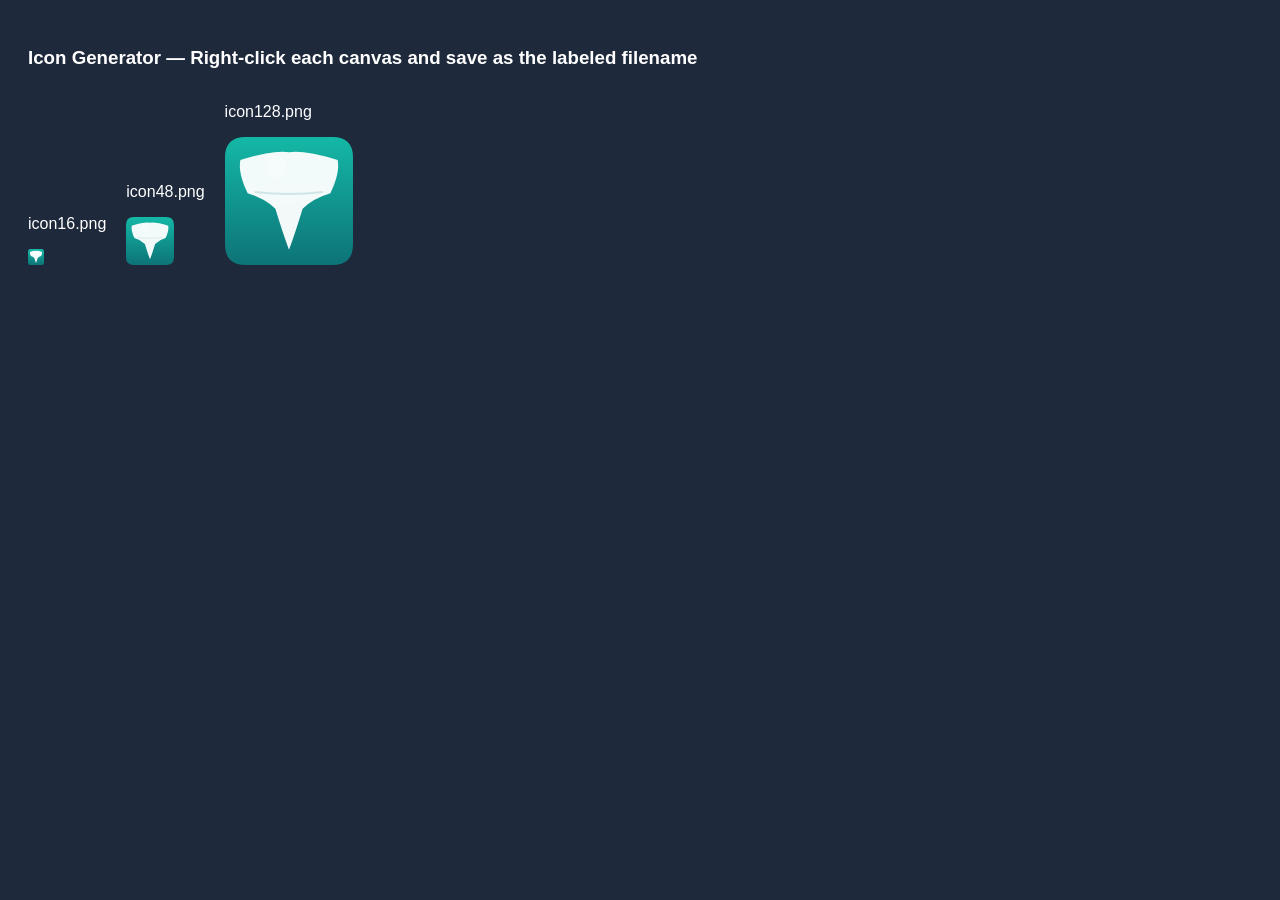
<file: generate-icons.html>
<!DOCTYPE html>
<!-- Open this file in a browser, right-click each image and save as icon16.png, icon48.png, icon128.png -->
<html>
<body style="background:#1E293B;padding:20px;font-family:sans-serif;color:white">
<h3>Icon Generator — Right-click each canvas and save as the labeled filename</h3>
<div style="display:flex;gap:20px;align-items:flex-end;flex-wrap:wrap">
  <div>
    <p>icon16.png</p>
    <canvas id="c16" width="16" height="16"></canvas>
  </div>
  <div>
    <p>icon48.png</p>
    <canvas id="c48" width="48" height="48"></canvas>
  </div>
  <div>
    <p>icon128.png</p>
    <canvas id="c128" width="128" height="128"></canvas>
  </div>
</div>
<script>
function drawIcon(canvas) {
  const s = canvas.width;
  const ctx = canvas.getContext('2d');
  const r = s * 0.16;

  // Background — EzyVet teal gradient
  const grad = ctx.createLinearGradient(0, 0, 0, s);
  grad.addColorStop(0, '#14B8A6');
  grad.addColorStop(1, '#0D7377');
  ctx.fillStyle = grad;
  roundRect(ctx, 0, 0, s, s, r);
  ctx.fill();

  // Canine fang tooth — single pointed root
  ctx.fillStyle = 'white';
  ctx.globalAlpha = 0.95;
  const cx = s * 0.5;

  ctx.beginPath();
  // Crown — wider, slightly curved top
  const crownTop = s * 0.12;
  const crownW = s * 0.38;
  const crownH = s * 0.32;

  // Start top-left of crown
  ctx.moveTo(cx - crownW, crownTop + s * 0.06);
  // Top edge with slight dome
  ctx.quadraticCurveTo(cx - crownW * 0.3, crownTop - s * 0.02, cx, crownTop);
  ctx.quadraticCurveTo(cx + crownW * 0.3, crownTop - s * 0.02, cx + crownW, crownTop + s * 0.06);
  // Right side of crown going down
  ctx.quadraticCurveTo(cx + crownW + s * 0.02, crownTop + crownH * 0.5, cx + crownW * 0.85, crownTop + crownH);
  // Neck narrows then tapers to pointed root
  const neckY = crownTop + crownH;
  const rootTip = s * 0.88;
  ctx.quadraticCurveTo(cx + crownW * 0.5, neckY + s * 0.04, cx + crownW * 0.28, neckY + s * 0.12);
  // Right side of root curving to tip
  ctx.quadraticCurveTo(cx + crownW * 0.12, rootTip - s * 0.12, cx, rootTip);
  // Left side of root curving back up
  ctx.quadraticCurveTo(cx - crownW * 0.12, rootTip - s * 0.12, cx - crownW * 0.28, neckY + s * 0.12);
  ctx.quadraticCurveTo(cx - crownW * 0.5, neckY + s * 0.04, cx - crownW * 0.85, crownTop + crownH);
  // Left side of crown back up
  ctx.quadraticCurveTo(cx - crownW - s * 0.02, crownTop + crownH * 0.5, cx - crownW, crownTop + s * 0.06);
  ctx.closePath();
  ctx.fill();

  // Subtle crown line (gum line)
  if (s >= 48) {
    ctx.globalAlpha = 0.15;
    ctx.strokeStyle = '#0D7377';
    ctx.lineWidth = s * 0.015;
    ctx.beginPath();
    ctx.moveTo(cx - crownW * 0.7, neckY - s * 0.01);
    ctx.quadraticCurveTo(cx, neckY + s * 0.02, cx + crownW * 0.7, neckY - s * 0.01);
    ctx.stroke();
  }

  // Shine highlight
  ctx.globalAlpha = 0.25;
  ctx.fillStyle = 'white';
  ctx.beginPath();
  ctx.ellipse(cx - crownW * 0.25, crownTop + crownH * 0.35, crownW * 0.2, crownH * 0.28, -0.25, 0, Math.PI * 2);
  ctx.fill();
  ctx.globalAlpha = 1;
}

function roundRect(ctx, x, y, w, h, r) {
  ctx.beginPath();
  ctx.moveTo(x + r, y);
  ctx.lineTo(x + w - r, y);
  ctx.quadraticCurveTo(x + w, y, x + w, y + r);
  ctx.lineTo(x + w, y + h - r);
  ctx.quadraticCurveTo(x + w, y + h, x + w - r, y + h);
  ctx.lineTo(x + r, y + h);
  ctx.quadraticCurveTo(x, y + h, x, y + h - r);
  ctx.lineTo(x, y + r);
  ctx.quadraticCurveTo(x, y, x + r, y);
  ctx.closePath();
}

['c16','c48','c128'].forEach(id => drawIcon(document.getElementById(id)));
</script>
</body>
</html>
</file>
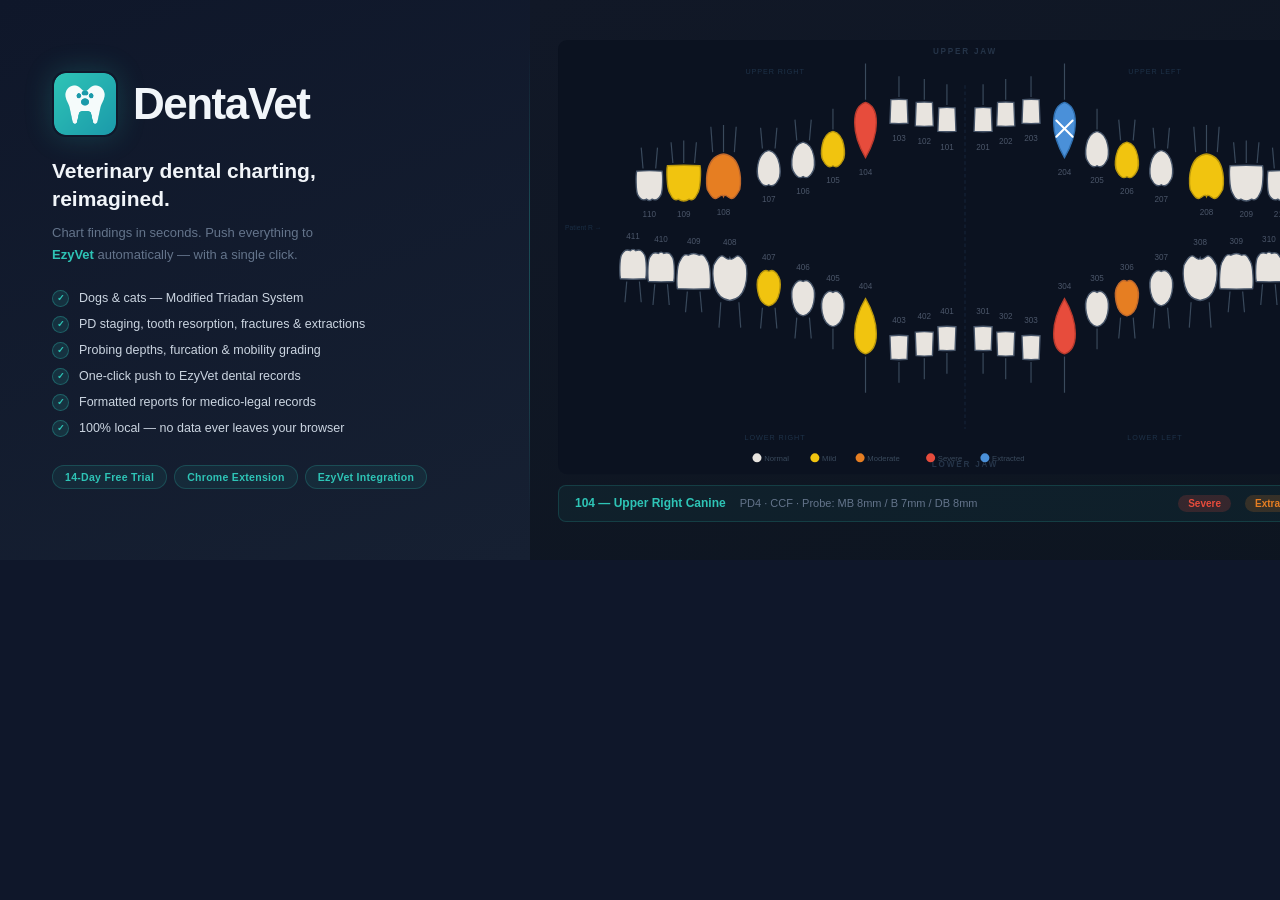
<file: marquee-tile.html>
<!DOCTYPE html>
<html>
<head>
<meta charset="UTF-8">
<style>
  * { margin: 0; padding: 0; box-sizing: border-box; }
  body {
    width: 1400px;
    height: 560px;
    overflow: hidden;
    font-family: -apple-system, 'Segoe UI', Roboto, sans-serif;
    background: #0F172A;
    display: flex;
  }

  /* ── Left Panel ─────────────────────────────────────────── */
  .left {
    width: 530px;
    flex-shrink: 0;
    display: flex;
    flex-direction: column;
    justify-content: center;
    padding: 50px 44px 50px 52px;
    background: linear-gradient(160deg, #0F172A 0%, #162032 100%);
    position: relative;
  }
  .left::after {
    content: '';
    position: absolute;
    right: 0; top: 48px; bottom: 48px; width: 1px;
    background: linear-gradient(to bottom, transparent, rgba(46,196,182,0.28) 35%, rgba(46,196,182,0.28) 65%, transparent);
  }

  .logo-row {
    display: flex;
    align-items: center;
    gap: 15px;
    margin-bottom: 20px;
  }
  .icon {
    width: 66px; height: 66px;
    border-radius: 14px;
    box-shadow: 0 0 28px rgba(46,196,182,0.22);
  }
  .app-name {
    font-size: 44px;
    font-weight: 800;
    color: #F1F5F9;
    letter-spacing: -1.5px;
  }

  .headline {
    font-size: 21px; font-weight: 700;
    color: #F1F5F9; line-height: 1.35;
    margin-bottom: 8px;
  }
  .subhead {
    font-size: 13px; color: #64748B; line-height: 1.7;
    margin-bottom: 24px;
  }
  .subhead strong { color: #2EC4B6; font-weight: 600; }

  .features { list-style: none; display: flex; flex-direction: column; gap: 9px; margin-bottom: 28px; }
  .features li { display: flex; align-items: center; gap: 10px; font-size: 12.5px; color: #CBD5E1; }
  .check {
    width: 17px; height: 17px; border-radius: 50%;
    background: rgba(46,196,182,0.13);
    border: 1px solid rgba(46,196,182,0.32);
    display: flex; align-items: center; justify-content: center;
    flex-shrink: 0; font-size: 9px; color: #2EC4B6; font-weight: 700;
  }

  .badge-row { display: flex; gap: 7px; flex-wrap: wrap; }
  .badge {
    background: rgba(46,196,182,0.08);
    border: 1px solid rgba(46,196,182,0.22);
    color: #2EC4B6;
    padding: 5px 12px; border-radius: 20px;
    font-size: 10.5px; font-weight: 600; letter-spacing: 0.3px;
  }

  /* ── Right Panel ─────────────────────────────────────────── */
  .right {
    flex: 1;
    display: flex;
    flex-direction: column;
    align-items: center;
    justify-content: center;
    background: linear-gradient(160deg, #111827 0%, #0D1520 100%);
    padding: 18px 28px 16px;
    gap: 10px;
  }

  .chart-svg {
    display: block;
    width: 100%;
    flex-shrink: 1;
  }

  /* Findings chip */
  .chip {
    width: 100%;
    background: rgba(46,196,182,0.06);
    border: 1px solid rgba(46,196,182,0.18);
    border-radius: 8px;
    padding: 9px 16px;
    display: flex; align-items: center; gap: 14px;
    flex-shrink: 0;
  }
  .chip-tooth { font-size: 12px; font-weight: 700; color: #2EC4B6; white-space: nowrap; }
  .chip-findings { font-size: 11px; color: #64748B; flex: 1; white-space: nowrap; }
  .chip-badge {
    font-size: 10px; font-weight: 600;
    padding: 3px 10px; border-radius: 10px; white-space: nowrap;
  }
  .chip-badge.severe  { background: rgba(231,76,60,0.18);  color: #E74C3C; }
  .chip-badge.planned { background: rgba(230,126,34,0.18); color: #E67E22; }
</style>
</head>
<body>

<!-- ══ LEFT ══════════════════════════════════════════════════ -->
<div class="left">
  <div class="logo-row">
    <img class="icon" src="icons/icon128.png" alt="DentaVet">
    <span class="app-name">DentaVet</span>
  </div>
  <div class="headline">Veterinary dental charting,<br>reimagined.</div>
  <div class="subhead">
    Chart findings in seconds. Push everything to<br>
    <strong>EzyVet</strong> automatically — with a single click.
  </div>
  <ul class="features">
    <li><span class="check">✓</span> Dogs &amp; cats — Modified Triadan System</li>
    <li><span class="check">✓</span> PD staging, tooth resorption, fractures &amp; extractions</li>
    <li><span class="check">✓</span> Probing depths, furcation &amp; mobility grading</li>
    <li><span class="check">✓</span> One-click push to EzyVet dental records</li>
    <li><span class="check">✓</span> Formatted reports for medico-legal records</li>
    <li><span class="check">✓</span> 100% local — no data ever leaves your browser</li>
  </ul>
  <div class="badge-row">
    <span class="badge">14-Day Free Trial</span>
    <span class="badge">Chrome Extension</span>
    <span class="badge">EzyVet Integration</span>
  </div>
</div>

<!-- ══ RIGHT ═════════════════════════════════════════════════ -->
<div class="right">

  <!--
    SVG uses the EXACT viewBox and coordinates from the live app (900×480).
    Crown paths from getToothCrownPath(); root paths from getRootPaths().
    upper teeth: y(v)=v  → canine tip at y=-29 (up), base at y=+32
    lower teeth: y(v)=-v → canine tip at y=+29 (down), base at y=-32
  -->
  <svg class="chart-svg" viewBox="0 0 900 480" preserveAspectRatio="xMidYMid meet">

    <!-- Background -->
    <rect width="900" height="480" fill="#0B1220" rx="10"/>

    <!-- Jaw labels -->
    <text x="450" y="16" text-anchor="middle" fill="#253448" font-size="9" font-family="sans-serif" letter-spacing="2" font-weight="600">UPPER JAW</text>
    <text x="450" y="472" text-anchor="middle" fill="#253448" font-size="9" font-family="sans-serif" letter-spacing="2" font-weight="600">LOWER JAW</text>

    <!-- Quadrant labels (exact positions from sidepanel.js) -->
    <text x="240" y="38" text-anchor="middle" fill="#1E3248" font-size="8" font-family="sans-serif" letter-spacing="1">UPPER RIGHT</text>
    <text x="660" y="38" text-anchor="middle" fill="#1E3248" font-size="8" font-family="sans-serif" letter-spacing="1">UPPER LEFT</text>
    <text x="240" y="442" text-anchor="middle" fill="#1E3248" font-size="8" font-family="sans-serif" letter-spacing="1">LOWER RIGHT</text>
    <text x="660" y="442" text-anchor="middle" fill="#1E3248" font-size="8" font-family="sans-serif" letter-spacing="1">LOWER LEFT</text>

    <!-- Midline (exact from sidepanel.js) -->
    <line x1="450" y1="50" x2="450" y2="430" stroke="#182840" stroke-width="1" stroke-dasharray="4,3"/>

    <!-- Orientation labels -->
    <text x="28" y="210" text-anchor="middle" fill="#1A2E44" font-size="7.5" font-family="sans-serif">Patient R →</text>
    <text x="872" y="210" text-anchor="middle" fill="#1A2E44" font-size="7.5" font-family="sans-serif">← Patient L</text>


    <!-- ════════════════════════════════════════════════════
         UPPER RIGHT  (100s)  —  jaw=upper, y(v)=v
         Crown tip = negative y (pointing up)
         Root lines go up (dir=-1)
         Labels below crown at y = +(ry+13), dominant-baseline=hanging
    ════════════════════════════════════════════════════ -->

    <!-- 101  Upper Right 1st Incisor  x=430 y=88  normal -->
    <g transform="translate(430,88)">
      <path d="M 0,-16 L 0,-39" stroke="#3A4A5C" stroke-width="1.3" fill="none"/>
      <path d="M -9,-13 Q 0,-14 9,-13 L 10,13 Q 0,14 -10,13 Z" fill="#E8E4DF" stroke="#475569" stroke-width="1.5"/>
      <text x="0" y="27" dominant-baseline="hanging" text-anchor="middle" fill="#4A5568" font-size="9" font-family="sans-serif">101</text>
    </g>

    <!-- 102  Upper Right 2nd Incisor  x=405 y=82  normal -->
    <g transform="translate(405,82)">
      <path d="M 0,-16 L 0,-39" stroke="#3A4A5C" stroke-width="1.3" fill="none"/>
      <path d="M -9,-13 Q 0,-14 9,-13 L 10,13 Q 0,14 -10,13 Z" fill="#E8E4DF" stroke="#475569" stroke-width="1.5"/>
      <text x="0" y="27" dominant-baseline="hanging" text-anchor="middle" fill="#4A5568" font-size="9" font-family="sans-serif">102</text>
    </g>

    <!-- 103  Upper Right 3rd Incisor  x=377 y=79  normal -->
    <g transform="translate(377,79)">
      <path d="M 0,-16 L 0,-39" stroke="#3A4A5C" stroke-width="1.3" fill="none"/>
      <path d="M -9,-13 Q 0,-14 9,-13 L 10,13 Q 0,14 -10,13 Z" fill="#E8E4DF" stroke="#475569" stroke-width="1.5"/>
      <text x="0" y="27" dominant-baseline="hanging" text-anchor="middle" fill="#4A5568" font-size="9" font-family="sans-serif">103</text>
    </g>

    <!-- 104  Upper Right Canine  x=340 y=98  SEVERE -->
    <g transform="translate(340,98)">
      <path d="M 0,-32 L 0,-72" stroke="#3A4A5C" stroke-width="1.3" fill="none"/>
      <path d="M 0,-29 C -16,-24 -16,5 0,32 C 16,5 16,-24 0,-29 Z" fill="#E74C3C" stroke="#B83A2D" stroke-width="1.5"/>
      <text x="0" y="45" dominant-baseline="hanging" text-anchor="middle" fill="#4A5568" font-size="9" font-family="sans-serif">104</text>
    </g>

    <!-- 105  Upper Right 1st Premolar  x=304 y=120  MILD -->
    <g transform="translate(304,120)">
      <path d="M 0,-21 L 0,-44" stroke="#3A4A5C" stroke-width="1.3" fill="none"/>
      <path d="M 0,-19 C -14,-16 -14,8 -11,13 Q -6,23 0,19 Q 6,23 11,13 C 14,8 14,-16 0,-19 Z" fill="#F1C40F" stroke="#B8960C" stroke-width="1.5"/>
      <text x="0" y="32" dominant-baseline="hanging" text-anchor="middle" fill="#4A5568" font-size="9" font-family="sans-serif">105</text>
    </g>

    <!-- 106  Upper Right 2nd Premolar  x=271 y=132  normal  (2 roots) -->
    <g transform="translate(271,132)">
      <path d="M -7,-21 L -9,-44" stroke="#3A4A5C" stroke-width="1.3" fill="none"/>
      <path d="M 7,-21 L 9,-44" stroke="#3A4A5C" stroke-width="1.3" fill="none"/>
      <path d="M 0,-19 C -14,-16 -14,8 -11,13 Q -6,23 0,19 Q 6,23 11,13 C 14,8 14,-16 0,-19 Z" fill="#E8E4DF" stroke="#475569" stroke-width="1.5"/>
      <text x="0" y="32" dominant-baseline="hanging" text-anchor="middle" fill="#4A5568" font-size="9" font-family="sans-serif">106</text>
    </g>

    <!-- 107  Upper Right 3rd Premolar  x=233 y=141  normal  (2 roots) -->
    <g transform="translate(233,141)">
      <path d="M -7,-21 L -9,-44" stroke="#3A4A5C" stroke-width="1.3" fill="none"/>
      <path d="M 7,-21 L 9,-44" stroke="#3A4A5C" stroke-width="1.3" fill="none"/>
      <path d="M 0,-19 C -14,-16 -14,8 -11,13 Q -6,23 0,19 Q 6,23 11,13 C 14,8 14,-16 0,-19 Z" fill="#E8E4DF" stroke="#475569" stroke-width="1.5"/>
      <text x="0" y="32" dominant-baseline="hanging" text-anchor="middle" fill="#4A5568" font-size="9" font-family="sans-serif">107</text>
    </g>

    <!-- 108  Upper Right Carnassial  x=183 y=150  MODERATE  (3 roots) -->
    <g transform="translate(183,150)">
      <path d="M 0,-26 L 0,-56"   stroke="#3A4A5C" stroke-width="1.3" fill="none"/>
      <path d="M -12,-26 L -14,-54" stroke="#3A4A5C" stroke-width="1.3" fill="none"/>
      <path d="M 12,-26 L 14,-54"  stroke="#3A4A5C" stroke-width="1.3" fill="none"/>
      <path d="M 0,-24 C -19,-22 -20,3 -18,15 Q -11,29 -6,24 Q -1,20 0,23 Q 1,20 6,24 Q 11,29 18,15 C 20,3 19,-22 0,-24 Z" fill="#E67E22" stroke="#C0692C" stroke-width="1.5"/>
      <text x="0" y="37" dominant-baseline="hanging" text-anchor="middle" fill="#4A5568" font-size="9" font-family="sans-serif">108</text>
    </g>

    <!-- 109  Upper Right 1st Molar  x=139 y=157  MILD  (3 roots) -->
    <g transform="translate(139,157)">
      <path d="M 0,-21 L 0,-46"   stroke="#3A4A5C" stroke-width="1.3" fill="none"/>
      <path d="M -12,-21 L -14,-44" stroke="#3A4A5C" stroke-width="1.3" fill="none"/>
      <path d="M 12,-21 L 14,-44"  stroke="#3A4A5C" stroke-width="1.3" fill="none"/>
      <path d="M -18,-18 Q 0,-19 18,-18 C 19,-14 19,8 15,13 Q 11,22 6,19 Q 0,23 -6,19 Q -11,22 -15,13 C -19,8 -19,-14 -18,-18 Z" fill="#F1C40F" stroke="#B8960C" stroke-width="1.5"/>
      <text x="0" y="32" dominant-baseline="hanging" text-anchor="middle" fill="#4A5568" font-size="9" font-family="sans-serif">109</text>
    </g>

    <!-- 110  Upper Right 2nd Molar  x=101 y=160  normal  (2 roots) -->
    <g transform="translate(101,160)">
      <path d="M -7,-18 L -9,-41" stroke="#3A4A5C" stroke-width="1.3" fill="none"/>
      <path d="M 7,-18 L 9,-41"  stroke="#3A4A5C" stroke-width="1.3" fill="none"/>
      <path d="M -14,-15 Q 0,-16 14,-15 C 15,-11 15,6 13,11 Q 9,19 3,16 Q 0,19 -3,16 Q -9,19 -13,11 C -15,6 -15,-11 -14,-15 Z" fill="#E8E4DF" stroke="#475569" stroke-width="1.5"/>
      <text x="0" y="29" dominant-baseline="hanging" text-anchor="middle" fill="#4A5568" font-size="9" font-family="sans-serif">110</text>
    </g>


    <!-- ════════════════════════════════════════════════════
         UPPER LEFT  (200s)  —  jaw=upper, y(v)=v
    ════════════════════════════════════════════════════ -->

    <!-- 201  x=470 y=88  normal -->
    <g transform="translate(470,88)">
      <path d="M 0,-16 L 0,-39" stroke="#3A4A5C" stroke-width="1.3" fill="none"/>
      <path d="M -9,-13 Q 0,-14 9,-13 L 10,13 Q 0,14 -10,13 Z" fill="#E8E4DF" stroke="#475569" stroke-width="1.5"/>
      <text x="0" y="27" dominant-baseline="hanging" text-anchor="middle" fill="#4A5568" font-size="9" font-family="sans-serif">201</text>
    </g>

    <!-- 202  x=495 y=82  normal -->
    <g transform="translate(495,82)">
      <path d="M 0,-16 L 0,-39" stroke="#3A4A5C" stroke-width="1.3" fill="none"/>
      <path d="M -9,-13 Q 0,-14 9,-13 L 10,13 Q 0,14 -10,13 Z" fill="#E8E4DF" stroke="#475569" stroke-width="1.5"/>
      <text x="0" y="27" dominant-baseline="hanging" text-anchor="middle" fill="#4A5568" font-size="9" font-family="sans-serif">202</text>
    </g>

    <!-- 203  x=523 y=79  normal -->
    <g transform="translate(523,79)">
      <path d="M 0,-16 L 0,-39" stroke="#3A4A5C" stroke-width="1.3" fill="none"/>
      <path d="M -9,-13 Q 0,-14 9,-13 L 10,13 Q 0,14 -10,13 Z" fill="#E8E4DF" stroke="#475569" stroke-width="1.5"/>
      <text x="0" y="27" dominant-baseline="hanging" text-anchor="middle" fill="#4A5568" font-size="9" font-family="sans-serif">203</text>
    </g>

    <!-- 204  Upper Left Canine  x=560 y=98  EXTRACTED -->
    <g transform="translate(560,98)">
      <path d="M 0,-32 L 0,-72" stroke="#3A4A5C" stroke-width="1.3" fill="none"/>
      <path d="M 0,-29 C -16,-24 -16,5 0,32 C 16,5 16,-24 0,-29 Z" fill="#4A90D9" stroke="#3070B0" stroke-width="1.5"/>
      <!-- X mark -->
      <line x1="-9" y1="-9" x2="9" y2="9" stroke="white" stroke-width="2.2" stroke-linecap="round"/>
      <line x1="9" y1="-9" x2="-9" y2="9" stroke="white" stroke-width="2.2" stroke-linecap="round"/>
      <text x="0" y="45" dominant-baseline="hanging" text-anchor="middle" fill="#4A5568" font-size="9" font-family="sans-serif">204</text>
    </g>

    <!-- 205  Upper Left 1st Premolar  x=596 y=120  normal  (1 root) -->
    <g transform="translate(596,120)">
      <path d="M 0,-21 L 0,-44" stroke="#3A4A5C" stroke-width="1.3" fill="none"/>
      <path d="M 0,-19 C -14,-16 -14,8 -11,13 Q -6,23 0,19 Q 6,23 11,13 C 14,8 14,-16 0,-19 Z" fill="#E8E4DF" stroke="#475569" stroke-width="1.5"/>
      <text x="0" y="32" dominant-baseline="hanging" text-anchor="middle" fill="#4A5568" font-size="9" font-family="sans-serif">205</text>
    </g>

    <!-- 206  Upper Left 2nd Premolar  x=629 y=132  MILD  (2 roots) -->
    <g transform="translate(629,132)">
      <path d="M -7,-21 L -9,-44" stroke="#3A4A5C" stroke-width="1.3" fill="none"/>
      <path d="M 7,-21 L 9,-44"  stroke="#3A4A5C" stroke-width="1.3" fill="none"/>
      <path d="M 0,-19 C -14,-16 -14,8 -11,13 Q -6,23 0,19 Q 6,23 11,13 C 14,8 14,-16 0,-19 Z" fill="#F1C40F" stroke="#B8960C" stroke-width="1.5"/>
      <text x="0" y="32" dominant-baseline="hanging" text-anchor="middle" fill="#4A5568" font-size="9" font-family="sans-serif">206</text>
    </g>

    <!-- 207  Upper Left 3rd Premolar  x=667 y=141  normal  (2 roots) -->
    <g transform="translate(667,141)">
      <path d="M -7,-21 L -9,-44" stroke="#3A4A5C" stroke-width="1.3" fill="none"/>
      <path d="M 7,-21 L 9,-44"  stroke="#3A4A5C" stroke-width="1.3" fill="none"/>
      <path d="M 0,-19 C -14,-16 -14,8 -11,13 Q -6,23 0,19 Q 6,23 11,13 C 14,8 14,-16 0,-19 Z" fill="#E8E4DF" stroke="#475569" stroke-width="1.5"/>
      <text x="0" y="32" dominant-baseline="hanging" text-anchor="middle" fill="#4A5568" font-size="9" font-family="sans-serif">207</text>
    </g>

    <!-- 208  Upper Left Carnassial  x=717 y=150  MILD  (3 roots) -->
    <g transform="translate(717,150)">
      <path d="M 0,-26 L 0,-56"   stroke="#3A4A5C" stroke-width="1.3" fill="none"/>
      <path d="M -12,-26 L -14,-54" stroke="#3A4A5C" stroke-width="1.3" fill="none"/>
      <path d="M 12,-26 L 14,-54"  stroke="#3A4A5C" stroke-width="1.3" fill="none"/>
      <path d="M 0,-24 C -19,-22 -20,3 -18,15 Q -11,29 -6,24 Q -1,20 0,23 Q 1,20 6,24 Q 11,29 18,15 C 20,3 19,-22 0,-24 Z" fill="#F1C40F" stroke="#B8960C" stroke-width="1.5"/>
      <text x="0" y="37" dominant-baseline="hanging" text-anchor="middle" fill="#4A5568" font-size="9" font-family="sans-serif">208</text>
    </g>

    <!-- 209  Upper Left 1st Molar  x=761 y=157  normal  (3 roots) -->
    <g transform="translate(761,157)">
      <path d="M 0,-21 L 0,-46"   stroke="#3A4A5C" stroke-width="1.3" fill="none"/>
      <path d="M -12,-21 L -14,-44" stroke="#3A4A5C" stroke-width="1.3" fill="none"/>
      <path d="M 12,-21 L 14,-44"  stroke="#3A4A5C" stroke-width="1.3" fill="none"/>
      <path d="M -18,-18 Q 0,-19 18,-18 C 19,-14 19,8 15,13 Q 11,22 6,19 Q 0,23 -6,19 Q -11,22 -15,13 C -19,8 -19,-14 -18,-18 Z" fill="#E8E4DF" stroke="#475569" stroke-width="1.5"/>
      <text x="0" y="32" dominant-baseline="hanging" text-anchor="middle" fill="#4A5568" font-size="9" font-family="sans-serif">209</text>
    </g>

    <!-- 210  Upper Left 2nd Molar  x=799 y=160  normal  (2 roots) -->
    <g transform="translate(799,160)">
      <path d="M -7,-18 L -9,-41" stroke="#3A4A5C" stroke-width="1.3" fill="none"/>
      <path d="M 7,-18 L 9,-41"  stroke="#3A4A5C" stroke-width="1.3" fill="none"/>
      <path d="M -14,-15 Q 0,-16 14,-15 C 15,-11 15,6 13,11 Q 9,19 3,16 Q 0,19 -3,16 Q -9,19 -13,11 C -15,6 -15,-11 -14,-15 Z" fill="#E8E4DF" stroke="#475569" stroke-width="1.5"/>
      <text x="0" y="29" dominant-baseline="hanging" text-anchor="middle" fill="#4A5568" font-size="9" font-family="sans-serif">210</text>
    </g>


    <!-- ════════════════════════════════════════════════════
         LOWER LEFT  (300s)  —  jaw=lower, y(v)=-v
         Crown tip = positive y (pointing down)
         Root lines go down (dir=+1)
         Labels above crown at y = -(ry+13), dominant-baseline=auto
    ════════════════════════════════════════════════════ -->

    <!-- 301  Lower Left 1st Incisor  x=470 y=330  normal -->
    <g transform="translate(470,330)">
      <path d="M 0,16 L 0,39" stroke="#3A4A5C" stroke-width="1.3" fill="none"/>
      <path d="M -9,13 Q 0,14 9,13 L 10,-13 Q 0,-14 -10,-13 Z" fill="#E8E4DF" stroke="#475569" stroke-width="1.5"/>
      <text x="0" y="-27" text-anchor="middle" fill="#4A5568" font-size="9" font-family="sans-serif">301</text>
    </g>

    <!-- 302  x=495 y=336  normal -->
    <g transform="translate(495,336)">
      <path d="M 0,16 L 0,39" stroke="#3A4A5C" stroke-width="1.3" fill="none"/>
      <path d="M -9,13 Q 0,14 9,13 L 10,-13 Q 0,-14 -10,-13 Z" fill="#E8E4DF" stroke="#475569" stroke-width="1.5"/>
      <text x="0" y="-27" text-anchor="middle" fill="#4A5568" font-size="9" font-family="sans-serif">302</text>
    </g>

    <!-- 303  x=523 y=340  normal -->
    <g transform="translate(523,340)">
      <path d="M 0,16 L 0,39" stroke="#3A4A5C" stroke-width="1.3" fill="none"/>
      <path d="M -9,13 Q 0,14 9,13 L 10,-13 Q 0,-14 -10,-13 Z" fill="#E8E4DF" stroke="#475569" stroke-width="1.5"/>
      <text x="0" y="-27" text-anchor="middle" fill="#4A5568" font-size="9" font-family="sans-serif">303</text>
    </g>

    <!-- 304  Lower Left Canine  x=560 y=318  SEVERE -->
    <g transform="translate(560,318)">
      <path d="M 0,32 L 0,72" stroke="#3A4A5C" stroke-width="1.3" fill="none"/>
      <path d="M 0,29 C -16,24 -16,-5 0,-32 C 16,-5 16,24 0,29 Z" fill="#E74C3C" stroke="#B83A2D" stroke-width="1.5"/>
      <text x="0" y="-43" text-anchor="middle" fill="#4A5568" font-size="9" font-family="sans-serif">304</text>
    </g>

    <!-- 305  Lower Left 1st Premolar  x=596 y=298  normal  (1 root) -->
    <g transform="translate(596,298)">
      <path d="M 0,21 L 0,44" stroke="#3A4A5C" stroke-width="1.3" fill="none"/>
      <path d="M 0,19 C -14,16 -14,-8 -11,-13 Q -6,-23 0,-19 Q 6,-23 11,-13 C 14,-8 14,16 0,19 Z" fill="#E8E4DF" stroke="#475569" stroke-width="1.5"/>
      <text x="0" y="-32" text-anchor="middle" fill="#4A5568" font-size="9" font-family="sans-serif">305</text>
    </g>

    <!-- 306  Lower Left 2nd Premolar  x=629 y=286  MODERATE  (2 roots) -->
    <g transform="translate(629,286)">
      <path d="M -7,21 L -9,44" stroke="#3A4A5C" stroke-width="1.3" fill="none"/>
      <path d="M 7,21 L 9,44"  stroke="#3A4A5C" stroke-width="1.3" fill="none"/>
      <path d="M 0,19 C -14,16 -14,-8 -11,-13 Q -6,-23 0,-19 Q 6,-23 11,-13 C 14,-8 14,16 0,19 Z" fill="#E67E22" stroke="#C0692C" stroke-width="1.5"/>
      <text x="0" y="-32" text-anchor="middle" fill="#4A5568" font-size="9" font-family="sans-serif">306</text>
    </g>

    <!-- 307  Lower Left 3rd Premolar  x=667 y=275  normal  (2 roots) -->
    <g transform="translate(667,275)">
      <path d="M -7,21 L -9,44" stroke="#3A4A5C" stroke-width="1.3" fill="none"/>
      <path d="M 7,21 L 9,44"  stroke="#3A4A5C" stroke-width="1.3" fill="none"/>
      <path d="M 0,19 C -14,16 -14,-8 -11,-13 Q -6,-23 0,-19 Q 6,-23 11,-13 C 14,-8 14,16 0,19 Z" fill="#E8E4DF" stroke="#475569" stroke-width="1.5"/>
      <text x="0" y="-32" text-anchor="middle" fill="#4A5568" font-size="9" font-family="sans-serif">307</text>
    </g>

    <!-- 308  Lower Left Carnassial  x=710 y=264  normal  (2 roots, spread=10) -->
    <g transform="translate(710,264)">
      <path d="M -10,26 L -12,54" stroke="#3A4A5C" stroke-width="1.3" fill="none"/>
      <path d="M 10,26 L 12,54"  stroke="#3A4A5C" stroke-width="1.3" fill="none"/>
      <path d="M 0,24 C -19,22 -20,-3 -18,-15 Q -11,-29 -6,-24 Q -1,-20 0,-23 Q 1,-20 6,-24 Q 11,-29 18,-15 C 20,-3 19,22 0,24 Z" fill="#E8E4DF" stroke="#475569" stroke-width="1.5"/>
      <text x="0" y="-37" text-anchor="middle" fill="#4A5568" font-size="9" font-family="sans-serif">308</text>
    </g>

    <!-- 309  Lower Left 1st Molar  x=750 y=257  normal  (2 roots) -->
    <g transform="translate(750,257)">
      <path d="M -7,21 L -9,44" stroke="#3A4A5C" stroke-width="1.3" fill="none"/>
      <path d="M 7,21 L 9,44"  stroke="#3A4A5C" stroke-width="1.3" fill="none"/>
      <path d="M -18,18 Q 0,19 18,18 C 19,14 19,-8 15,-13 Q 11,-22 6,-19 Q 0,-23 -6,-19 Q -11,-22 -15,-13 C -19,-8 -19,14 -18,18 Z" fill="#E8E4DF" stroke="#475569" stroke-width="1.5"/>
      <text x="0" y="-32" text-anchor="middle" fill="#4A5568" font-size="9" font-family="sans-serif">309</text>
    </g>

    <!-- 310  Lower Left 2nd Molar  x=786 y=252  normal  (2 roots) -->
    <g transform="translate(786,252)">
      <path d="M -7,18 L -9,41" stroke="#3A4A5C" stroke-width="1.3" fill="none"/>
      <path d="M 7,18 L 9,41"  stroke="#3A4A5C" stroke-width="1.3" fill="none"/>
      <path d="M -14,15 Q 0,16 14,15 C 15,11 15,-6 13,-11 Q 9,-19 3,-16 Q 0,-19 -3,-16 Q -9,-19 -13,-11 C -15,-6 -15,11 -14,15 Z" fill="#E8E4DF" stroke="#475569" stroke-width="1.5"/>
      <text x="0" y="-29" text-anchor="middle" fill="#4A5568" font-size="9" font-family="sans-serif">310</text>
    </g>

    <!-- 311  Lower Left 3rd Molar  x=817 y=249  normal  (2 roots) -->
    <g transform="translate(817,249)">
      <path d="M -7,18 L -9,41" stroke="#3A4A5C" stroke-width="1.3" fill="none"/>
      <path d="M 7,18 L 9,41"  stroke="#3A4A5C" stroke-width="1.3" fill="none"/>
      <path d="M -14,15 Q 0,16 14,15 C 15,11 15,-6 13,-11 Q 9,-19 3,-16 Q 0,-19 -3,-16 Q -9,-19 -13,-11 C -15,-6 -15,11 -14,15 Z" fill="#E8E4DF" stroke="#475569" stroke-width="1.5"/>
      <text x="0" y="-29" text-anchor="middle" fill="#4A5568" font-size="9" font-family="sans-serif">311</text>
    </g>


    <!-- ════════════════════════════════════════════════════
         LOWER RIGHT  (400s)  —  jaw=lower, y(v)=-v
    ════════════════════════════════════════════════════ -->

    <!-- 401  Lower Right 1st Incisor  x=430 y=330  normal -->
    <g transform="translate(430,330)">
      <path d="M 0,16 L 0,39" stroke="#3A4A5C" stroke-width="1.3" fill="none"/>
      <path d="M -9,13 Q 0,14 9,13 L 10,-13 Q 0,-14 -10,-13 Z" fill="#E8E4DF" stroke="#475569" stroke-width="1.5"/>
      <text x="0" y="-27" text-anchor="middle" fill="#4A5568" font-size="9" font-family="sans-serif">401</text>
    </g>

    <!-- 402  x=405 y=336  normal -->
    <g transform="translate(405,336)">
      <path d="M 0,16 L 0,39" stroke="#3A4A5C" stroke-width="1.3" fill="none"/>
      <path d="M -9,13 Q 0,14 9,13 L 10,-13 Q 0,-14 -10,-13 Z" fill="#E8E4DF" stroke="#475569" stroke-width="1.5"/>
      <text x="0" y="-27" text-anchor="middle" fill="#4A5568" font-size="9" font-family="sans-serif">402</text>
    </g>

    <!-- 403  x=377 y=340  normal -->
    <g transform="translate(377,340)">
      <path d="M 0,16 L 0,39" stroke="#3A4A5C" stroke-width="1.3" fill="none"/>
      <path d="M -9,13 Q 0,14 9,13 L 10,-13 Q 0,-14 -10,-13 Z" fill="#E8E4DF" stroke="#475569" stroke-width="1.5"/>
      <text x="0" y="-27" text-anchor="middle" fill="#4A5568" font-size="9" font-family="sans-serif">403</text>
    </g>

    <!-- 404  Lower Right Canine  x=340 y=318  MILD -->
    <g transform="translate(340,318)">
      <path d="M 0,32 L 0,72" stroke="#3A4A5C" stroke-width="1.3" fill="none"/>
      <path d="M 0,29 C -16,24 -16,-5 0,-32 C 16,-5 16,24 0,29 Z" fill="#F1C40F" stroke="#B8960C" stroke-width="1.5"/>
      <text x="0" y="-43" text-anchor="middle" fill="#4A5568" font-size="9" font-family="sans-serif">404</text>
    </g>

    <!-- 405  Lower Right 1st Premolar  x=304 y=298  normal  (1 root) -->
    <g transform="translate(304,298)">
      <path d="M 0,21 L 0,44" stroke="#3A4A5C" stroke-width="1.3" fill="none"/>
      <path d="M 0,19 C -14,16 -14,-8 -11,-13 Q -6,-23 0,-19 Q 6,-23 11,-13 C 14,-8 14,16 0,19 Z" fill="#E8E4DF" stroke="#475569" stroke-width="1.5"/>
      <text x="0" y="-32" text-anchor="middle" fill="#4A5568" font-size="9" font-family="sans-serif">405</text>
    </g>

    <!-- 406  Lower Right 2nd Premolar  x=271 y=286  normal  (2 roots) -->
    <g transform="translate(271,286)">
      <path d="M -7,21 L -9,44" stroke="#3A4A5C" stroke-width="1.3" fill="none"/>
      <path d="M 7,21 L 9,44"  stroke="#3A4A5C" stroke-width="1.3" fill="none"/>
      <path d="M 0,19 C -14,16 -14,-8 -11,-13 Q -6,-23 0,-19 Q 6,-23 11,-13 C 14,-8 14,16 0,19 Z" fill="#E8E4DF" stroke="#475569" stroke-width="1.5"/>
      <text x="0" y="-32" text-anchor="middle" fill="#4A5568" font-size="9" font-family="sans-serif">406</text>
    </g>

    <!-- 407  Lower Right 3rd Premolar  x=233 y=275  MILD  (2 roots) -->
    <g transform="translate(233,275)">
      <path d="M -7,21 L -9,44" stroke="#3A4A5C" stroke-width="1.3" fill="none"/>
      <path d="M 7,21 L 9,44"  stroke="#3A4A5C" stroke-width="1.3" fill="none"/>
      <path d="M 0,19 C -14,16 -14,-8 -11,-13 Q -6,-23 0,-19 Q 6,-23 11,-13 C 14,-8 14,16 0,19 Z" fill="#F1C40F" stroke="#B8960C" stroke-width="1.5"/>
      <text x="0" y="-32" text-anchor="middle" fill="#4A5568" font-size="9" font-family="sans-serif">407</text>
    </g>

    <!-- 408  Lower Right Carnassial  x=190 y=264  normal  (2 roots, spread=10) -->
    <g transform="translate(190,264)">
      <path d="M -10,26 L -12,54" stroke="#3A4A5C" stroke-width="1.3" fill="none"/>
      <path d="M 10,26 L 12,54"  stroke="#3A4A5C" stroke-width="1.3" fill="none"/>
      <path d="M 0,24 C -19,22 -20,-3 -18,-15 Q -11,-29 -6,-24 Q -1,-20 0,-23 Q 1,-20 6,-24 Q 11,-29 18,-15 C 20,-3 19,22 0,24 Z" fill="#E8E4DF" stroke="#475569" stroke-width="1.5"/>
      <text x="0" y="-37" text-anchor="middle" fill="#4A5568" font-size="9" font-family="sans-serif">408</text>
    </g>

    <!-- 409  Lower Right 1st Molar  x=150 y=257  normal  (2 roots) -->
    <g transform="translate(150,257)">
      <path d="M -7,21 L -9,44" stroke="#3A4A5C" stroke-width="1.3" fill="none"/>
      <path d="M 7,21 L 9,44"  stroke="#3A4A5C" stroke-width="1.3" fill="none"/>
      <path d="M -18,18 Q 0,19 18,18 C 19,14 19,-8 15,-13 Q 11,-22 6,-19 Q 0,-23 -6,-19 Q -11,-22 -15,-13 C -19,-8 -19,14 -18,18 Z" fill="#E8E4DF" stroke="#475569" stroke-width="1.5"/>
      <text x="0" y="-32" text-anchor="middle" fill="#4A5568" font-size="9" font-family="sans-serif">409</text>
    </g>

    <!-- 410  Lower Right 2nd Molar  x=114 y=252  normal  (2 roots) -->
    <g transform="translate(114,252)">
      <path d="M -7,18 L -9,41" stroke="#3A4A5C" stroke-width="1.3" fill="none"/>
      <path d="M 7,18 L 9,41"  stroke="#3A4A5C" stroke-width="1.3" fill="none"/>
      <path d="M -14,15 Q 0,16 14,15 C 15,11 15,-6 13,-11 Q 9,-19 3,-16 Q 0,-19 -3,-16 Q -9,-19 -13,-11 C -15,-6 -15,11 -14,15 Z" fill="#E8E4DF" stroke="#475569" stroke-width="1.5"/>
      <text x="0" y="-29" text-anchor="middle" fill="#4A5568" font-size="9" font-family="sans-serif">410</text>
    </g>

    <!-- 411  Lower Right 3rd Molar  x=83 y=249  normal  (2 roots) -->
    <g transform="translate(83,249)">
      <path d="M -7,18 L -9,41" stroke="#3A4A5C" stroke-width="1.3" fill="none"/>
      <path d="M 7,18 L 9,41"  stroke="#3A4A5C" stroke-width="1.3" fill="none"/>
      <path d="M -14,15 Q 0,16 14,15 C 15,11 15,-6 13,-11 Q 9,-19 3,-16 Q 0,-19 -3,-16 Q -9,-19 -13,-11 C -15,-6 -15,11 -14,15 Z" fill="#E8E4DF" stroke="#475569" stroke-width="1.5"/>
      <text x="0" y="-29" text-anchor="middle" fill="#4A5568" font-size="9" font-family="sans-serif">411</text>
    </g>

    <!-- Colour legend -->
    <g transform="translate(220,462)">
      <circle cx="0"   cy="0" r="5" fill="#E8E4DF"/><text x="8"   y="4" fill="#3A4A5C" font-size="8.5" font-family="sans-serif">Normal</text>
      <circle cx="64"  cy="0" r="5" fill="#F1C40F"/><text x="72"  y="4" fill="#3A4A5C" font-size="8.5" font-family="sans-serif">Mild</text>
      <circle cx="114" cy="0" r="5" fill="#E67E22"/><text x="122" y="4" fill="#3A4A5C" font-size="8.5" font-family="sans-serif">Moderate</text>
      <circle cx="192" cy="0" r="5" fill="#E74C3C"/><text x="200" y="4" fill="#3A4A5C" font-size="8.5" font-family="sans-serif">Severe</text>
      <circle cx="252" cy="0" r="5" fill="#4A90D9"/><text x="260" y="4" fill="#3A4A5C" font-size="8.5" font-family="sans-serif">Extracted</text>
    </g>

  </svg>

  <!-- Findings chip -->
  <div class="chip">
    <span class="chip-tooth">104 — Upper Right Canine</span>
    <span class="chip-findings">PD4 · CCF · Probe: MB 8mm / B 7mm / DB 8mm</span>
    <span class="chip-badge severe">Severe</span>
    <span class="chip-badge planned">Extraction planned</span>
  </div>

</div>
</body>
</html>
</file>
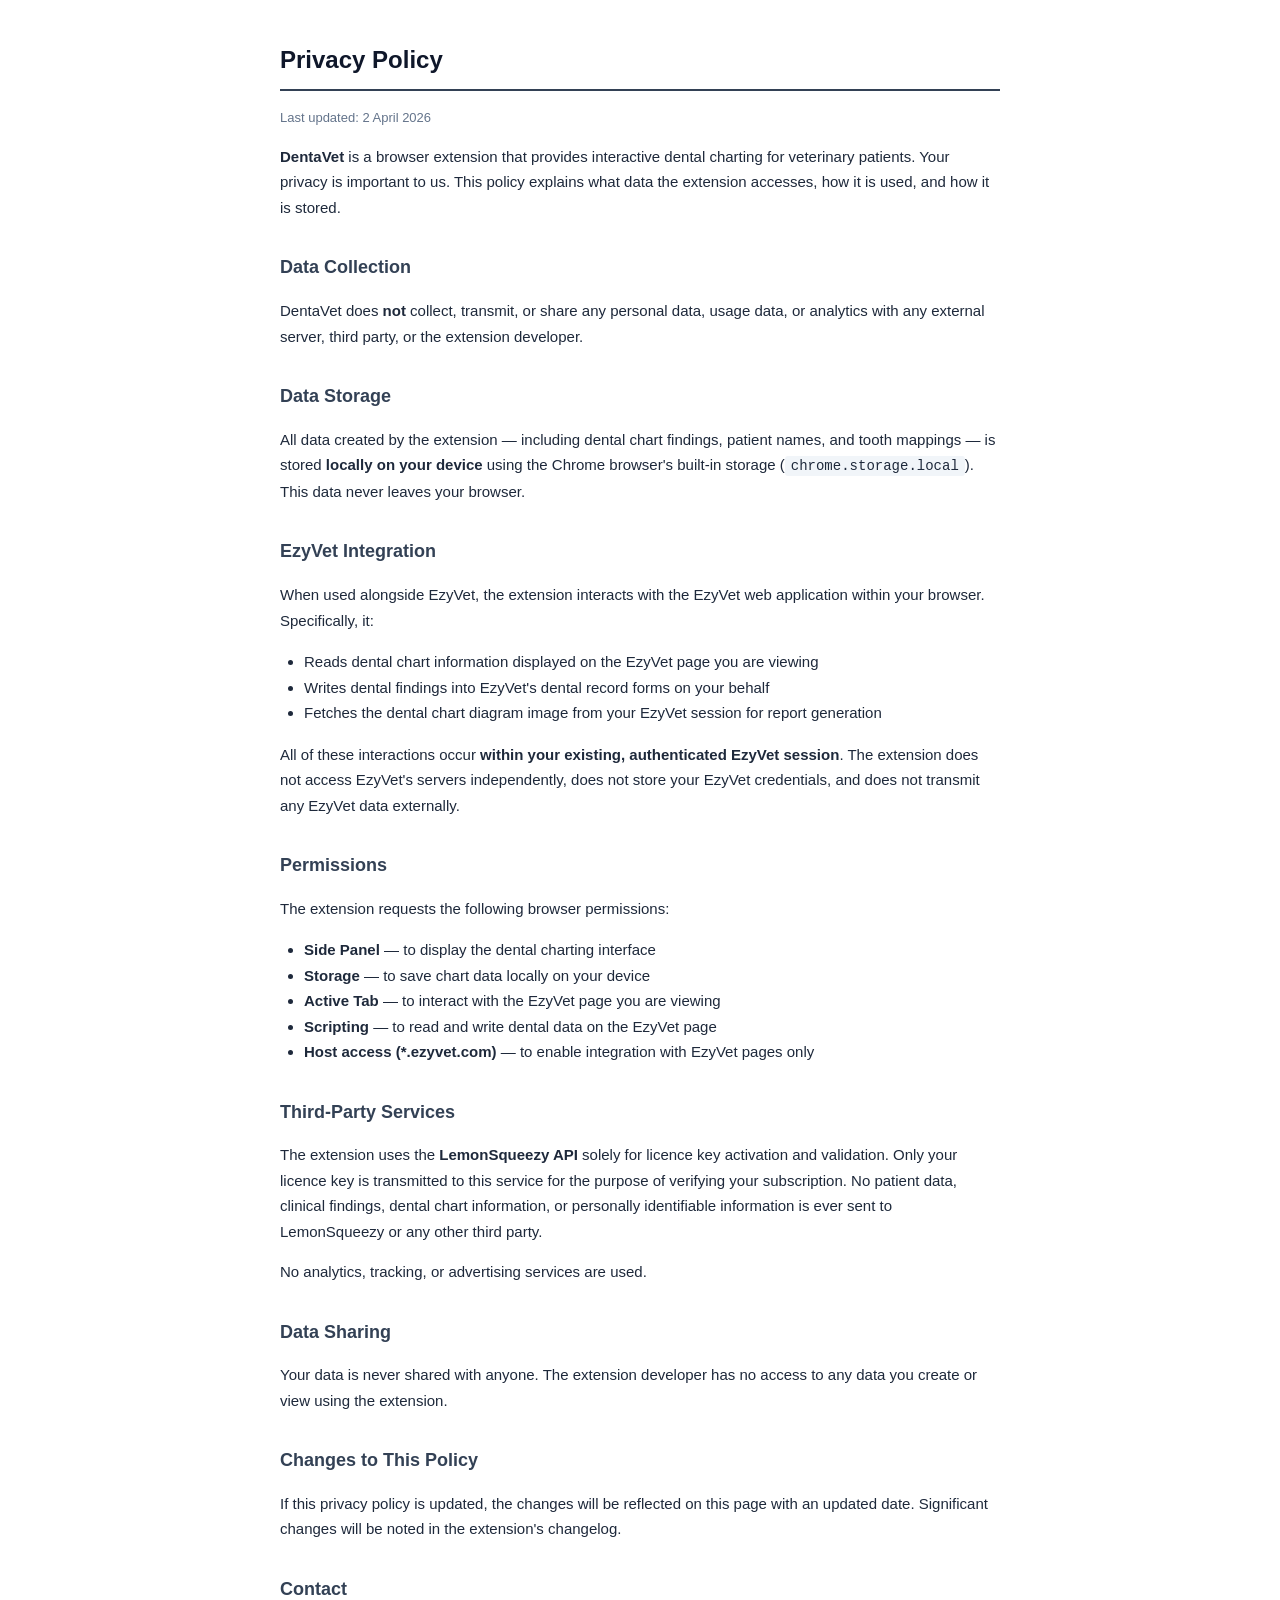
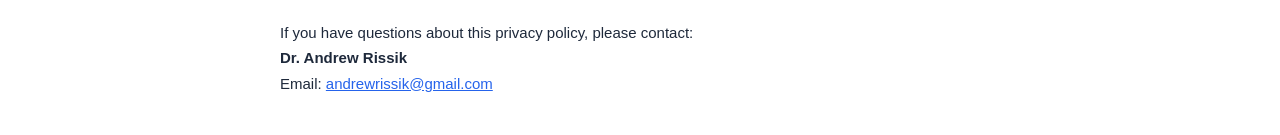
<file: privacy-policy.html>
<!DOCTYPE html>
<html lang="en">
<head>
<meta charset="UTF-8">
<meta name="viewport" content="width=device-width, initial-scale=1.0">
<title>Privacy Policy — DentaVet</title>
<style>
  body { font-family: -apple-system, 'Segoe UI', Roboto, sans-serif; max-width: 720px; margin: 40px auto; padding: 0 20px; color: #1e293b; line-height: 1.7; background: #ffffff; }
  h1 { font-size: 24px; border-bottom: 2px solid #334155; padding-bottom: 8px; color: #0f172a; }
  h2 { font-size: 18px; margin-top: 32px; color: #334155; }
  p, li { font-size: 15px; color: #1e293b; }
  ul { padding-left: 24px; }
  a { color: #2563eb; }
  code { background: #f1f5f9; padding: 2px 6px; border-radius: 3px; font-size: 14px; }
  .updated { font-size: 13px; color: #64748b; }

  @media (prefers-color-scheme: dark) {
    body { background: #0f172a; color: #e2e8f0; }
    h1 { color: #f1f5f9; border-bottom-color: #475569; }
    h2 { color: #cbd5e1; }
    p, li { color: #e2e8f0; }
    a { color: #60a5fa; }
    code { background: #1e293b; color: #e2e8f0; }
    .updated { color: #94a3b8; }
  }
</style>
</head>
<body>
  <h1>Privacy Policy</h1>
  <p class="updated">Last updated: 2 April 2026</p>

  <p><strong>DentaVet</strong> is a browser extension that provides interactive dental charting for veterinary patients. Your privacy is important to us. This policy explains what data the extension accesses, how it is used, and how it is stored.</p>

  <h2>Data Collection</h2>
  <p>DentaVet does <strong>not</strong> collect, transmit, or share any personal data, usage data, or analytics with any external server, third party, or the extension developer.</p>

  <h2>Data Storage</h2>
  <p>All data created by the extension — including dental chart findings, patient names, and tooth mappings — is stored <strong>locally on your device</strong> using the Chrome browser's built-in storage (<code>chrome.storage.local</code>). This data never leaves your browser.</p>

  <h2>EzyVet Integration</h2>
  <p>When used alongside EzyVet, the extension interacts with the EzyVet web application within your browser. Specifically, it:</p>
  <ul>
    <li>Reads dental chart information displayed on the EzyVet page you are viewing</li>
    <li>Writes dental findings into EzyVet's dental record forms on your behalf</li>
    <li>Fetches the dental chart diagram image from your EzyVet session for report generation</li>
  </ul>
  <p>All of these interactions occur <strong>within your existing, authenticated EzyVet session</strong>. The extension does not access EzyVet's servers independently, does not store your EzyVet credentials, and does not transmit any EzyVet data externally.</p>

  <h2>Permissions</h2>
  <p>The extension requests the following browser permissions:</p>
  <ul>
    <li><strong>Side Panel</strong> — to display the dental charting interface</li>
    <li><strong>Storage</strong> — to save chart data locally on your device</li>
    <li><strong>Active Tab</strong> — to interact with the EzyVet page you are viewing</li>
    <li><strong>Scripting</strong> — to read and write dental data on the EzyVet page</li>
    <li><strong>Host access (*.ezyvet.com)</strong> — to enable integration with EzyVet pages only</li>
  </ul>

  <h2>Third-Party Services</h2>
  <p>The extension uses the <strong>LemonSqueezy API</strong> solely for licence key activation and validation. Only your licence key is transmitted to this service for the purpose of verifying your subscription. No patient data, clinical findings, dental chart information, or personally identifiable information is ever sent to LemonSqueezy or any other third party.</p>
  <p>No analytics, tracking, or advertising services are used.</p>

  <h2>Data Sharing</h2>
  <p>Your data is never shared with anyone. The extension developer has no access to any data you create or view using the extension.</p>

  <h2>Changes to This Policy</h2>
  <p>If this privacy policy is updated, the changes will be reflected on this page with an updated date. Significant changes will be noted in the extension's changelog.</p>

  <h2>Contact</h2>
  <p>If you have questions about this privacy policy, please contact:<br>
  <strong>Dr. Andrew Rissik</strong><br>
  Email: <a href="mailto:andrewrissik@gmail.com">andrewrissik@gmail.com</a></p>
</body>
</html>
</file>
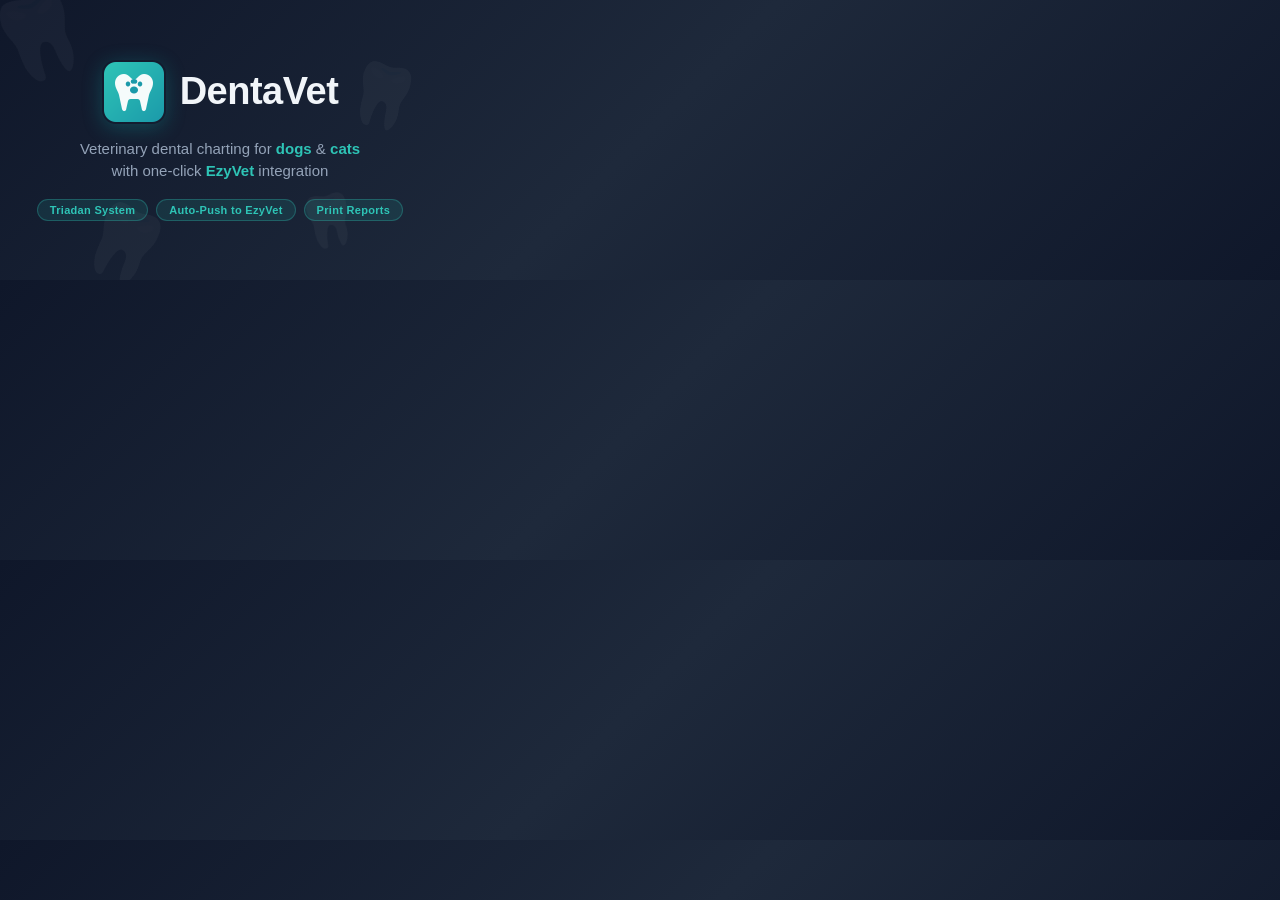
<file: promo-tile.html>
<!DOCTYPE html>
<html>
<head>
<meta charset="UTF-8">
<style>
  * { margin: 0; padding: 0; box-sizing: border-box; }
  body {
    width: 440px;
    height: 280px;
    overflow: hidden;
    font-family: -apple-system, 'Segoe UI', Roboto, sans-serif;
    background: linear-gradient(135deg, #0F172A 0%, #1E293B 50%, #0F172A 100%);
    display: flex;
    align-items: center;
    justify-content: center;
    position: relative;
  }

  /* Subtle tooth silhouettes in background */
  .bg-teeth {
    position: absolute;
    inset: 0;
    opacity: 0.04;
    overflow: hidden;
  }
  .bg-tooth {
    position: absolute;
    font-size: 80px;
    color: white;
  }
  .bg-tooth:nth-child(1) { top: -10px; left: -10px; transform: rotate(-20deg); }
  .bg-tooth:nth-child(2) { top: 60px; right: 20px; transform: rotate(15deg); font-size: 60px; }
  .bg-tooth:nth-child(3) { bottom: -5px; left: 80px; transform: rotate(25deg); font-size: 70px; }
  .bg-tooth:nth-child(4) { bottom: 30px; right: 80px; transform: rotate(-10deg); font-size: 50px; }

  .content {
    position: relative;
    z-index: 1;
    display: flex;
    flex-direction: column;
    align-items: center;
    gap: 14px;
  }

  .logo-row {
    display: flex;
    align-items: center;
    gap: 14px;
  }

  .icon {
    width: 64px;
    height: 64px;
    border-radius: 14px;
    box-shadow: 0 4px 20px rgba(14, 165, 165, 0.3);
  }

  .app-name {
    font-size: 38px;
    font-weight: 800;
    color: #F1F5F9;
    letter-spacing: -0.5px;
  }

  .tagline {
    font-size: 15px;
    color: #94A3B8;
    text-align: center;
    line-height: 1.5;
    max-width: 360px;
  }

  .tagline strong {
    color: #2EC4B6;
  }

  .badge-row {
    display: flex;
    gap: 8px;
    margin-top: 2px;
  }

  .badge {
    background: rgba(46, 196, 182, 0.12);
    border: 1px solid rgba(46, 196, 182, 0.3);
    color: #2EC4B6;
    padding: 4px 12px;
    border-radius: 20px;
    font-size: 11px;
    font-weight: 600;
    letter-spacing: 0.3px;
  }
</style>
</head>
<body>
  <div class="bg-teeth">
    <div class="bg-tooth">&#x1F9B7;</div>
    <div class="bg-tooth">&#x1F9B7;</div>
    <div class="bg-tooth">&#x1F9B7;</div>
    <div class="bg-tooth">&#x1F9B7;</div>
  </div>
  <div class="content">
    <div class="logo-row">
      <img class="icon" src="icons/icon128.png" alt="DentaVet">
      <span class="app-name">DentaVet</span>
    </div>
    <div class="tagline">
      Veterinary dental charting for <strong>dogs</strong> & <strong>cats</strong><br>
      with one-click <strong>EzyVet</strong> integration
    </div>
    <div class="badge-row">
      <span class="badge">Triadan System</span>
      <span class="badge">Auto-Push to EzyVet</span>
      <span class="badge">Print Reports</span>
    </div>
  </div>
</body>
</html>
</file>
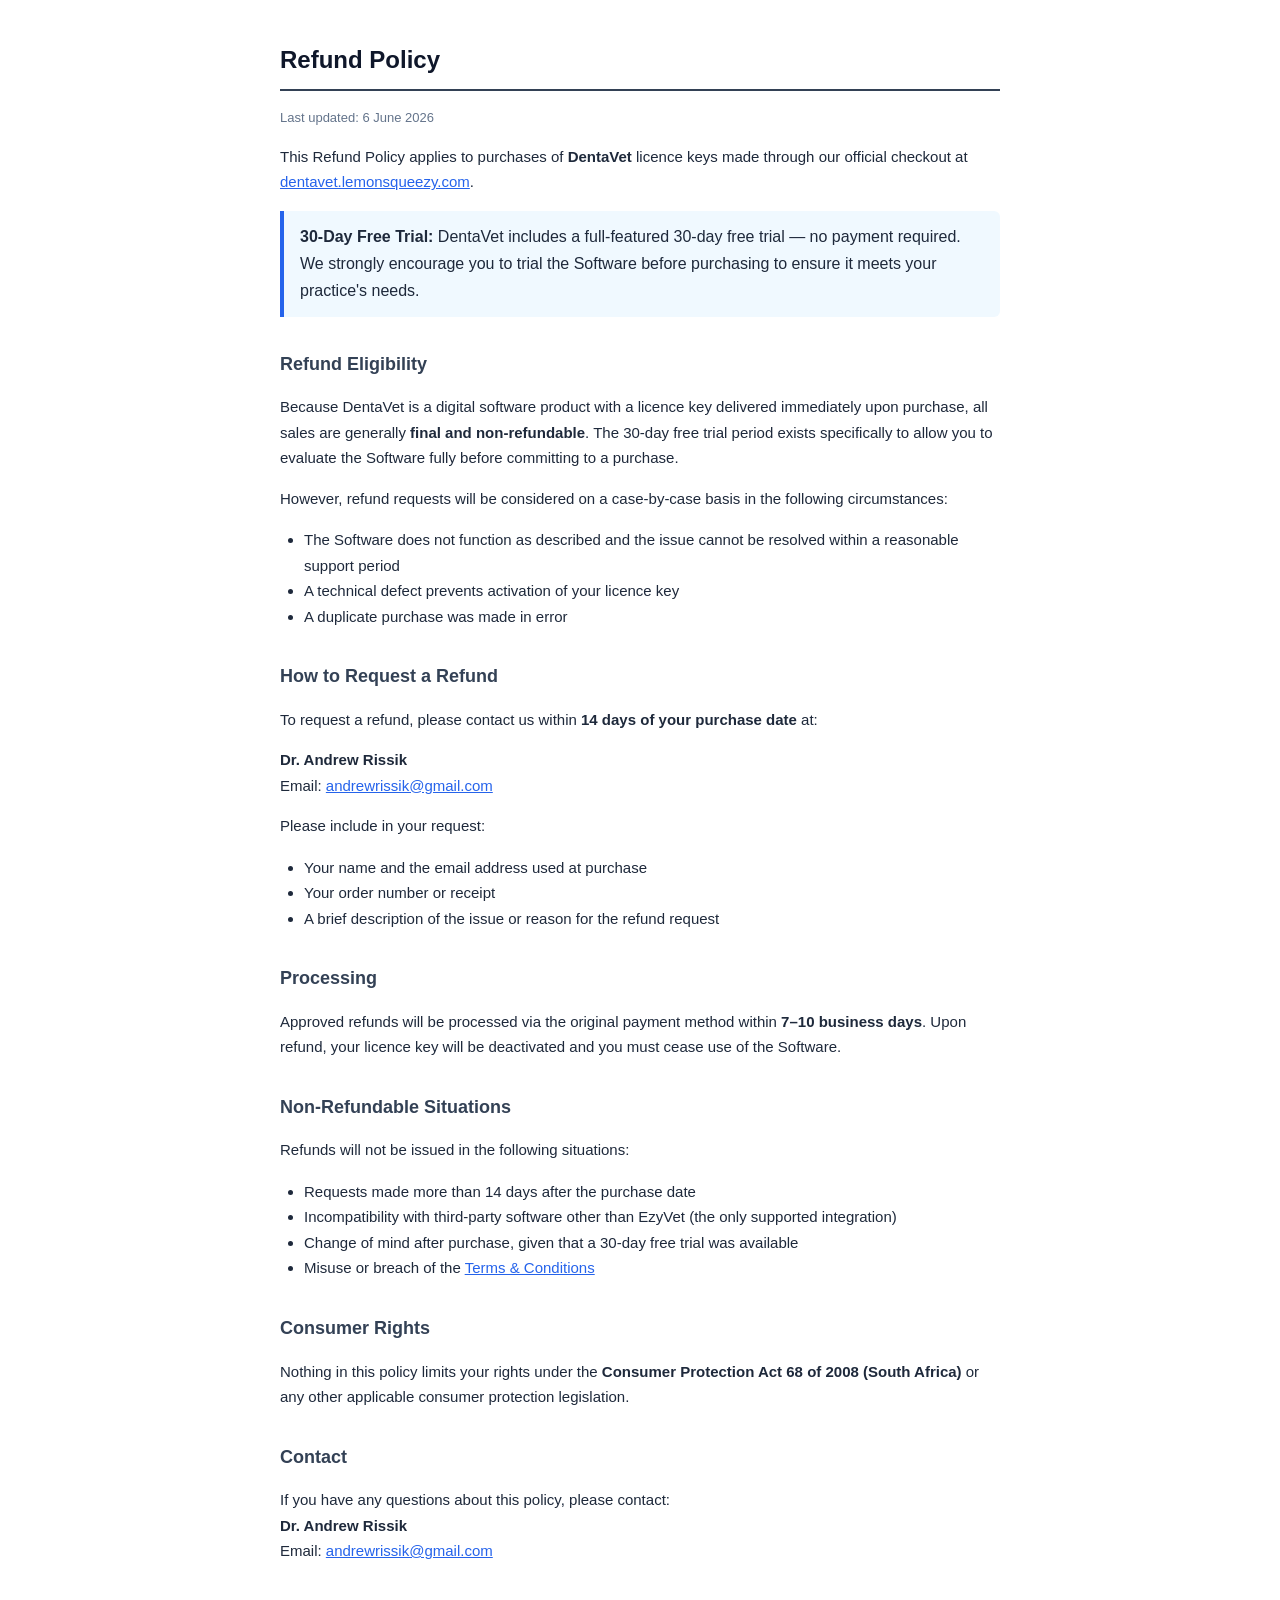
<file: refund-policy.html>
<!DOCTYPE html>
<html lang="en">
<head>
<meta charset="UTF-8">
<meta name="viewport" content="width=device-width, initial-scale=1.0">
<title>Refund Policy — DentaVet</title>
<style>
  body { font-family: -apple-system, 'Segoe UI', Roboto, sans-serif; max-width: 720px; margin: 40px auto; padding: 0 20px; color: #1e293b; line-height: 1.7; background: #ffffff; }
  h1 { font-size: 24px; border-bottom: 2px solid #334155; padding-bottom: 8px; color: #0f172a; }
  h2 { font-size: 18px; margin-top: 32px; color: #334155; }
  p, li { font-size: 15px; color: #1e293b; }
  ul { padding-left: 24px; }
  a { color: #2563eb; }
  .highlight { background: #f0f9ff; border-left: 4px solid #2563eb; padding: 12px 16px; border-radius: 0 6px 6px 0; margin: 16px 0; }
  .updated { font-size: 13px; color: #64748b; }

  @media (prefers-color-scheme: dark) {
    body { background: #0f172a; color: #e2e8f0; }
    h1 { color: #f1f5f9; border-bottom-color: #475569; }
    h2 { color: #cbd5e1; }
    p, li { color: #e2e8f0; }
    a { color: #60a5fa; }
    .highlight { background: #1e293b; border-left-color: #60a5fa; }
    .updated { color: #94a3b8; }
  }
</style>
</head>
<body>
  <h1>Refund Policy</h1>
  <p class="updated">Last updated: 6 June 2026</p>

  <p>This Refund Policy applies to purchases of <strong>DentaVet</strong> licence keys made through our official checkout at <a href="https://dentavet.lemonsqueezy.com" target="_blank">dentavet.lemonsqueezy.com</a>.</p>

  <div class="highlight">
    <strong>30-Day Free Trial:</strong> DentaVet includes a full-featured 30-day free trial — no payment required. We strongly encourage you to trial the Software before purchasing to ensure it meets your practice's needs.
  </div>

  <h2>Refund Eligibility</h2>
  <p>Because DentaVet is a digital software product with a licence key delivered immediately upon purchase, all sales are generally <strong>final and non-refundable</strong>. The 30-day free trial period exists specifically to allow you to evaluate the Software fully before committing to a purchase.</p>

  <p>However, refund requests will be considered on a case-by-case basis in the following circumstances:</p>
  <ul>
    <li>The Software does not function as described and the issue cannot be resolved within a reasonable support period</li>
    <li>A technical defect prevents activation of your licence key</li>
    <li>A duplicate purchase was made in error</li>
  </ul>

  <h2>How to Request a Refund</h2>
  <p>To request a refund, please contact us within <strong>14 days of your purchase date</strong> at:</p>
  <p>
    <strong>Dr. Andrew Rissik</strong><br>
    Email: <a href="mailto:andrewrissik@gmail.com">andrewrissik@gmail.com</a>
  </p>
  <p>Please include in your request:</p>
  <ul>
    <li>Your name and the email address used at purchase</li>
    <li>Your order number or receipt</li>
    <li>A brief description of the issue or reason for the refund request</li>
  </ul>

  <h2>Processing</h2>
  <p>Approved refunds will be processed via the original payment method within <strong>7–10 business days</strong>. Upon refund, your licence key will be deactivated and you must cease use of the Software.</p>

  <h2>Non-Refundable Situations</h2>
  <p>Refunds will not be issued in the following situations:</p>
  <ul>
    <li>Requests made more than 14 days after the purchase date</li>
    <li>Incompatibility with third-party software other than EzyVet (the only supported integration)</li>
    <li>Change of mind after purchase, given that a 30-day free trial was available</li>
    <li>Misuse or breach of the <a href="./terms.html">Terms &amp; Conditions</a></li>
  </ul>

  <h2>Consumer Rights</h2>
  <p>Nothing in this policy limits your rights under the <strong>Consumer Protection Act 68 of 2008 (South Africa)</strong> or any other applicable consumer protection legislation.</p>

  <h2>Contact</h2>
  <p>If you have any questions about this policy, please contact:<br>
  <strong>Dr. Andrew Rissik</strong><br>
  Email: <a href="mailto:andrewrissik@gmail.com">andrewrissik@gmail.com</a></p>
</body>
</html>
</file>
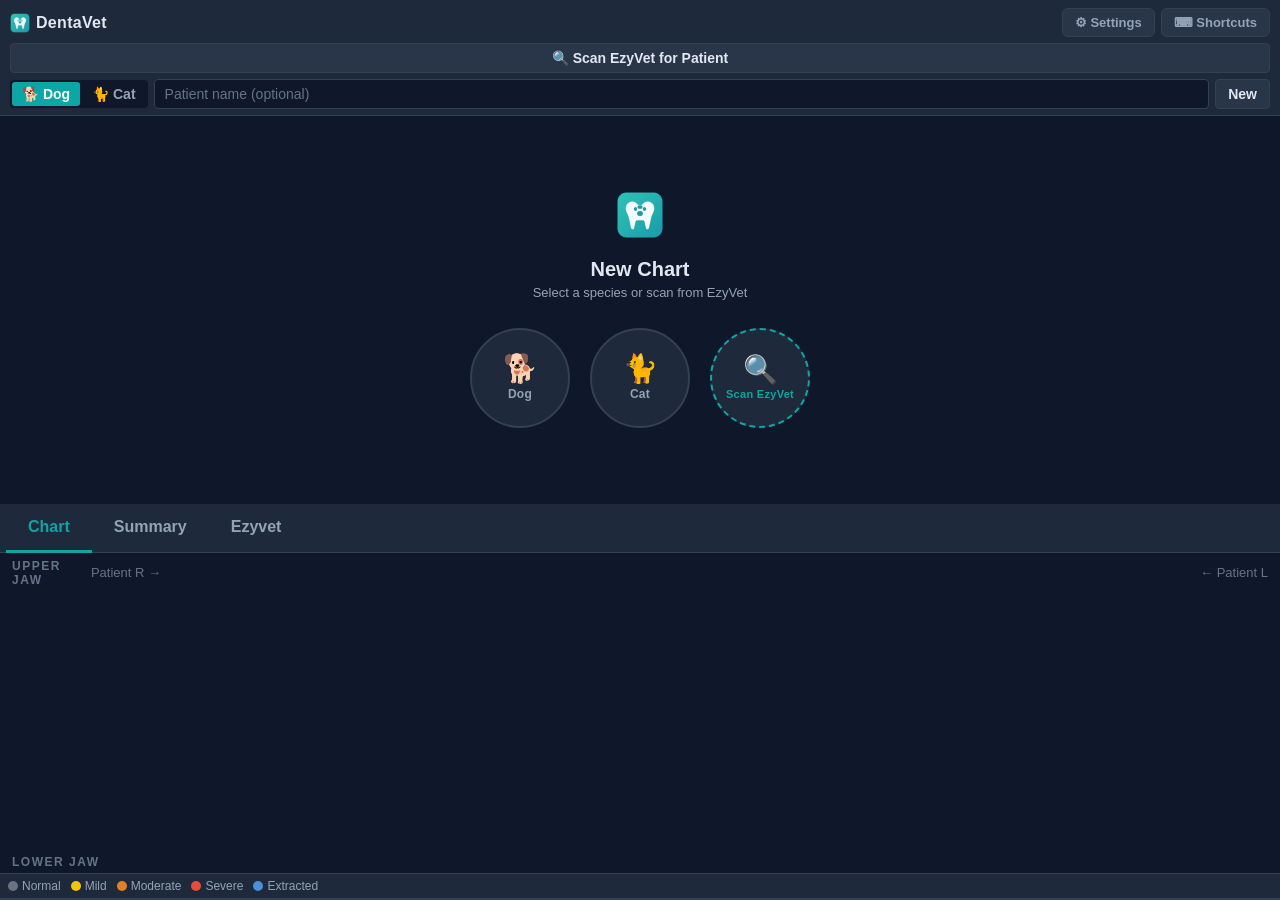
<file: sidepanel.html>
<!DOCTYPE html>
<html lang="en">
<head>
  <meta charset="UTF-8">
  <meta name="viewport" content="width=device-width, initial-scale=1.0">
  <title>DentaVet</title>
  <link rel="stylesheet" href="sidepanel.css">
</head>
<body>
  <!-- ── Header ─────────────────────────────────────────────────── -->
  <header class="header">
    <div class="header-top">
      <div class="app-title">
        <img class="app-icon" src="icons/icon48.png" alt="DentaVet">
        <span>DentaVet</span>
      </div>
      <div class="header-actions">
        <button id="btn-settings" class="header-action-btn" title="Settings / Ezyvet Setup">⚙ Settings</button>
        <button id="btn-shortcut-help" class="header-action-btn" title="Keyboard shortcuts">⌨ Shortcuts</button>
      </div>
    </div>
    <div class="header-controls">
      <div class="species-toggle">
        <button id="btn-dog" class="species-btn active" data-species="dog">🐕 Dog</button>
        <button id="btn-cat" class="species-btn" data-species="cat">🐈 Cat</button>
      </div>
      <button id="btn-scan-patient" class="action-btn scan-btn" title="Scan patient from EzyVet">🔍 Scan EzyVet for Patient</button>
      <input id="patient-name" type="text" placeholder="Patient name (optional)" class="patient-input" autocomplete="off">
      <button id="btn-new-chart" class="action-btn" title="New chart">New</button>
    </div>
  </header>

  <!-- ── Trial Banner ────────────────────────────────────────────── -->
  <div id="trial-banner" class="trial-banner hidden">
    <span id="trial-banner-text">Trial: 14 days remaining</span>
    <button id="trial-banner-activate" class="trial-banner-btn">Activate Licence</button>
  </div>

  <!-- ── Landing Page ────────────────────────────────────────────── -->
  <div id="landing-page" class="landing-page">
    <div class="landing-content">
      <img src="icons/icon48.png" alt="DentaVet" class="landing-logo">
      <h2 class="landing-title">New Chart</h2>
      <p class="landing-subtitle">Select a species or scan from EzyVet</p>
      <div class="landing-options">
        <button id="landing-dog" class="landing-circle" title="Start a dog dental chart">
          <span class="landing-circle-emoji">🐕</span>
          <span class="landing-circle-label">Dog</span>
        </button>
        <button id="landing-cat" class="landing-circle" title="Start a cat dental chart">
          <span class="landing-circle-emoji">🐈</span>
          <span class="landing-circle-label">Cat</span>
        </button>
        <button id="landing-scan" class="landing-circle landing-circle-scan" title="Auto-detect patient from EzyVet">
          <span class="landing-circle-emoji">🔍</span>
          <span class="landing-circle-label">Scan EzyVet</span>
        </button>
      </div>
    </div>
  </div>

  <!-- ── Tab Navigation ─────────────────────────────────────────── -->
  <nav class="tab-nav">
    <button class="tab-btn active" data-tab="chart">Chart</button>
    <button class="tab-btn" data-tab="summary">Summary</button>
    <button class="tab-btn" data-tab="settings">Ezyvet</button>
  </nav>

  <!-- ── Chart Tab ──────────────────────────────────────────────── -->
  <div id="tab-chart" class="tab-content active">
    <div class="chart-area">
      <!-- Jaw labels -->
      <div class="jaw-labels">
        <div class="jaw-label-row">
          <span class="jaw-label">UPPER JAW</span>
          <div class="orientation-labels">
            <span class="orient-label">Patient R →</span>
            <span class="orient-label">← Patient L</span>
          </div>
        </div>
      </div>

      <!-- SVG Dental Chart -->
      <div class="svg-wrapper">
        <svg id="dental-chart-svg"
             viewBox="0 0 900 480"
             xmlns="http://www.w3.org/2000/svg"
             preserveAspectRatio="xMidYMid meet">
          <!-- Rendered by sidepanel.js -->
        </svg>
      </div>

      <div class="jaw-labels jaw-labels-lower">
        <span class="jaw-label">LOWER JAW</span>
      </div>
    </div>

    <!-- Color Legend -->
    <div class="legend">
      <span class="legend-item"><span class="legend-dot" style="background:#6B7280"></span>Normal</span>
      <span class="legend-item"><span class="legend-dot" style="background:#F1C40F"></span>Mild</span>
      <span class="legend-item"><span class="legend-dot" style="background:#E67E22"></span>Moderate</span>
      <span class="legend-item"><span class="legend-dot" style="background:#E74C3C"></span>Severe</span>
      <span class="legend-item"><span class="legend-dot" style="background:#4A90D9"></span>Extracted</span>
    </div>

    <!-- ── Findings Panel (inline, below chart) ──────────────────── -->
    <div id="findings-drawer" class="findings-drawer" aria-hidden="true">
      <div class="drawer-handle" id="drawer-handle">
        <span id="drawer-tooth-title">Select a tooth</span>
        <div class="drawer-handle-actions">
          <button id="btn-clear-tooth" class="action-btn danger drawer-clear-btn" title="Clear all findings for this tooth">Clear</button>
          <button id="drawer-close" class="icon-btn" title="Close (Esc)">✕</button>
        </div>
      </div>
      <div id="drawer-body" class="drawer-body">
        <!-- Populated by sidepanel.js -->
      </div>
    </div>
  </div>

  <!-- ── Summary Tab ────────────────────────────────────────────── -->
  <div id="tab-summary" class="tab-content">
    <div class="summary-header">
      <h3 id="summary-title">Dental Chart Summary</h3>
      <div class="summary-actions">
        <button id="btn-ezyvet-report" class="action-btn primary">Report from EzyVet</button>
        <button id="btn-export-json" class="action-btn">Export JSON</button>
        <button id="btn-import-json" class="action-btn">Import JSON</button>
        <input id="import-file-input" type="file" accept=".json" style="display:none">
      </div>
    </div>
    <div id="summary-content" class="summary-content">
      <p class="empty-msg">No findings recorded yet. Start charting to see a summary.</p>
    </div>
  </div>

  <!-- ── Ezyvet Settings Tab ────────────────────────────────────── -->
  <div id="tab-settings" class="tab-content">

    <!-- Licence Status -->
    <div class="settings-section" id="licence-settings">
      <h3>Licence</h3>
      <div class="licence-status-row" id="licence-status-row">
        <span class="status-dot status-unknown" id="licence-status-dot"></span>
        <span id="licence-status-text">Checking...</span>
      </div>
      <div id="licence-settings-actions"></div>
    </div>

    <div class="settings-section">
      <div class="ezyvet-status" id="ezyvet-status">
        <span class="status-dot status-unknown"></span>
        <span id="ezyvet-status-text">Not connected to Ezyvet</span>
      </div>
    </div>

    <!-- Setup card: shown when current species has no map -->
    <div id="setup-card" class="settings-section setup-card" style="display:none">
      <h3 id="setup-card-title">One-time setup</h3>
      <p class="settings-desc" id="setup-card-desc">
        Before you can push findings to EzyVet, you need to map the teeth in the dental chart.
        Open any patient's dental chart in EzyVet, then click <strong>Start Mapping</strong> below.
        Click each tooth number in the panel, then click its polygon in the chart. This only needs to be done once per species.
      </p>
      <div id="setup-card-status" class="notes-selector-display"></div>
      <button id="btn-map-all-teeth" class="action-btn primary large">Start Mapping</button>
    </div>

    <!-- Push section: shown when current species IS mapped -->
    <div id="push-section" style="display:none">
      <div class="settings-section">
        <div id="mapping-status" class="mapping-status-bar">
          <span id="mapping-status-text"></span>
          <button id="btn-remap-teeth" class="action-btn-link">Re-map</button>
        </div>
      </div>

      <div class="settings-section">
        <p class="settings-desc">
          For each tooth with findings, the extension will click it in EzyVet, tick the correct
          checkboxes (PD, TR, fracture, etc.) and fill in probing depths — automatically.
        </p>
        <button id="btn-push-ezyvet" class="action-btn primary large">Push Chart to EzyVet</button>
        <div id="push-status" class="push-status"></div>
      </div>

      <div class="settings-section">
        <h3>What will be pushed</h3>
        <pre id="chart-text-preview" class="chart-text-preview">No findings yet.</pre>
      </div>
    </div>

    <!-- Keyboard Shortcuts Reference -->
    <div class="settings-section">
      <h3>Keyboard Shortcuts</h3>
      <div class="shortcuts-ref">
        <div class="shortcuts-ref-col">
          <h4>Navigation</h4>
          <div class="shortcut-ref-row"><kbd>Tab</kbd> Next tooth</div>
          <div class="shortcut-ref-row"><kbd>Shift+Tab</kbd> Previous tooth</div>
          <div class="shortcut-ref-row"><kbd>↑ ↓ ← →</kbd> Spatial navigation</div>
          <div class="shortcut-ref-row"><kbd>Esc</kbd> Deselect / close</div>
          <h4>Findings</h4>
          <div class="shortcut-ref-row"><kbd>0</kbd>–<kbd>4</kbd> Set PD stage</div>
          <div class="shortcut-ref-row"><kbd>T</kbd> then <kbd>1</kbd>–<kbd>5</kbd> Set TR stage</div>
          <div class="shortcut-ref-row"><kbd>X</kbd> Fracture type picker</div>
          <div class="shortcut-ref-row"><kbd>M</kbd> Toggle missing</div>
        </div>
        <div class="shortcuts-ref-col">
          <h4>Procedures</h4>
          <div class="shortcut-ref-row"><kbd>E</kbd> Extraction (simple)</div>
          <div class="shortcut-ref-row"><kbd>Shift+E</kbd> Extraction (surgical)</div>
          <div class="shortcut-ref-row"><kbd>S</kbd> Scaling (PRO)</div>
          <div class="shortcut-ref-row"><kbd>R</kbd> Root planing closed</div>
          <div class="shortcut-ref-row"><kbd>Shift+R</kbd> Root planing open</div>
          <div class="shortcut-ref-row"><kbd>G</kbd> Gingival curettage</div>
          <h4>Other</h4>
          <div class="shortcut-ref-row"><kbd>Del</kbd> Clear tooth findings</div>
          <div class="shortcut-ref-row"><kbd>Ctrl+Z</kbd> Undo</div>
          <div class="shortcut-ref-row"><kbd>?</kbd> Shortcut overlay</div>
        </div>
      </div>
    </div>

  </div>

  <!-- ── Keyboard Shortcut Overlay ──────────────────────────────── -->
  <div id="shortcut-overlay" class="overlay hidden">
    <div class="overlay-card">
      <div class="overlay-header">
        <h3>Keyboard Shortcuts</h3>
        <button class="icon-btn" id="close-shortcut-overlay">✕</button>
      </div>
      <div class="shortcut-grid">
        <div class="shortcut-col">
          <h4>Navigation</h4>
          <div class="shortcut-row"><kbd>Tab</kbd> Next tooth</div>
          <div class="shortcut-row"><kbd>Shift+Tab</kbd> Previous tooth</div>
          <div class="shortcut-row"><kbd>↑↓←→</kbd> Spatial navigation</div>
          <div class="shortcut-row"><kbd>Esc</kbd> Deselect / close</div>
          <h4>Findings</h4>
          <div class="shortcut-row"><kbd>0</kbd>–<kbd>4</kbd> Set PD stage</div>
          <div class="shortcut-row"><kbd>T</kbd> then <kbd>1</kbd>–<kbd>5</kbd> Set TR stage</div>
          <div class="shortcut-row"><kbd>X</kbd> Fracture type picker</div>
          <div class="shortcut-row"><kbd>M</kbd> Toggle missing</div>
        </div>
        <div class="shortcut-col">
          <h4>Procedures</h4>
          <div class="shortcut-row"><kbd>E</kbd> Extraction — simple</div>
          <div class="shortcut-row"><kbd>Shift+E</kbd> Extraction — surgical</div>
          <div class="shortcut-row"><kbd>S</kbd> Scaling (PRO)</div>
          <div class="shortcut-row"><kbd>R</kbd> Root planing closed</div>
          <div class="shortcut-row"><kbd>Shift+R</kbd> Root planing open</div>
          <div class="shortcut-row"><kbd>G</kbd> Gingival curettage</div>
          <div class="shortcut-row"><kbd>Del</kbd> Clear tooth findings</div>
          <h4>Other</h4>
          <div class="shortcut-row"><kbd>Ctrl+Z</kbd> Undo</div>
          <div class="shortcut-row"><kbd>?</kbd> This help</div>
        </div>
      </div>
    </div>
  </div>

  <!-- ── Fracture Popup ─────────────────────────────────────────── -->
  <div id="fracture-popup" class="fracture-popup hidden">
    <div class="popup-title">Select Fracture Type</div>
    <div class="fracture-btns">
      <button class="fracture-opt" data-val="EI"><kbd>1</kbd> EI<br><small>Enamel infraction</small></button>
      <button class="fracture-opt" data-val="EF"><kbd>2</kbd> EF<br><small>Enamel fracture</small></button>
      <button class="fracture-opt" data-val="UCF"><kbd>3</kbd> UCF<br><small>Uncomplicated crown</small></button>
      <button class="fracture-opt" data-val="CCF"><kbd>4</kbd> CCF<br><small>Complicated crown</small></button>
      <button class="fracture-opt" data-val="UCRF"><kbd>5</kbd> UCRF<br><small>Uncompl. crown-root</small></button>
      <button class="fracture-opt" data-val="CCRF"><kbd>6</kbd> CCRF<br><small>Compl. crown-root</small></button>
      <button class="fracture-opt" data-val="RF"><kbd>7</kbd> RF<br><small>Root fracture</small></button>
    </div>
    <button class="fracture-cancel">Cancel (Esc)</button>
  </div>

  <!-- ── Licence Gate Overlay ──────────────────────────────────── -->
  <div id="licence-gate" class="licence-gate hidden">
    <div class="licence-gate-card">
      <div class="licence-gate-header">
        <img src="icons/icon48.png" alt="DentaVet" class="licence-gate-icon">
        <h2>Welcome to DentaVet</h2>
        <p class="licence-gate-subtitle">Veterinary dental charting made simple</p>
      </div>
      <div class="licence-gate-body">
        <div class="licence-input-group">
          <label for="licence-key-input">Licence Key</label>
          <input id="licence-key-input" type="text" placeholder="XXXXXXXX-XXXX-XXXX-XXXX-XXXXXXXXXXXX" class="licence-input" autocomplete="off" spellcheck="false">
          <div id="licence-error" class="licence-error"></div>
        </div>
        <button id="btn-activate-licence" class="action-btn primary large">Activate Licence</button>
        <div class="licence-divider"><span>or</span></div>
        <button id="btn-start-trial" class="action-btn large licence-trial-btn">Start 14-Day Free Trial</button>
        <a id="licence-buy-link" href="https://lemonsqueezy.com" target="_blank" class="licence-buy-link">Purchase a licence key</a>
      </div>
    </div>
  </div>

  <!-- ── Toast Notification ─────────────────────────────────────── -->
  <div id="toast" class="toast hidden"></div>

  <script type="module" src="sidepanel.js"></script>
</body>
</html>
</file>
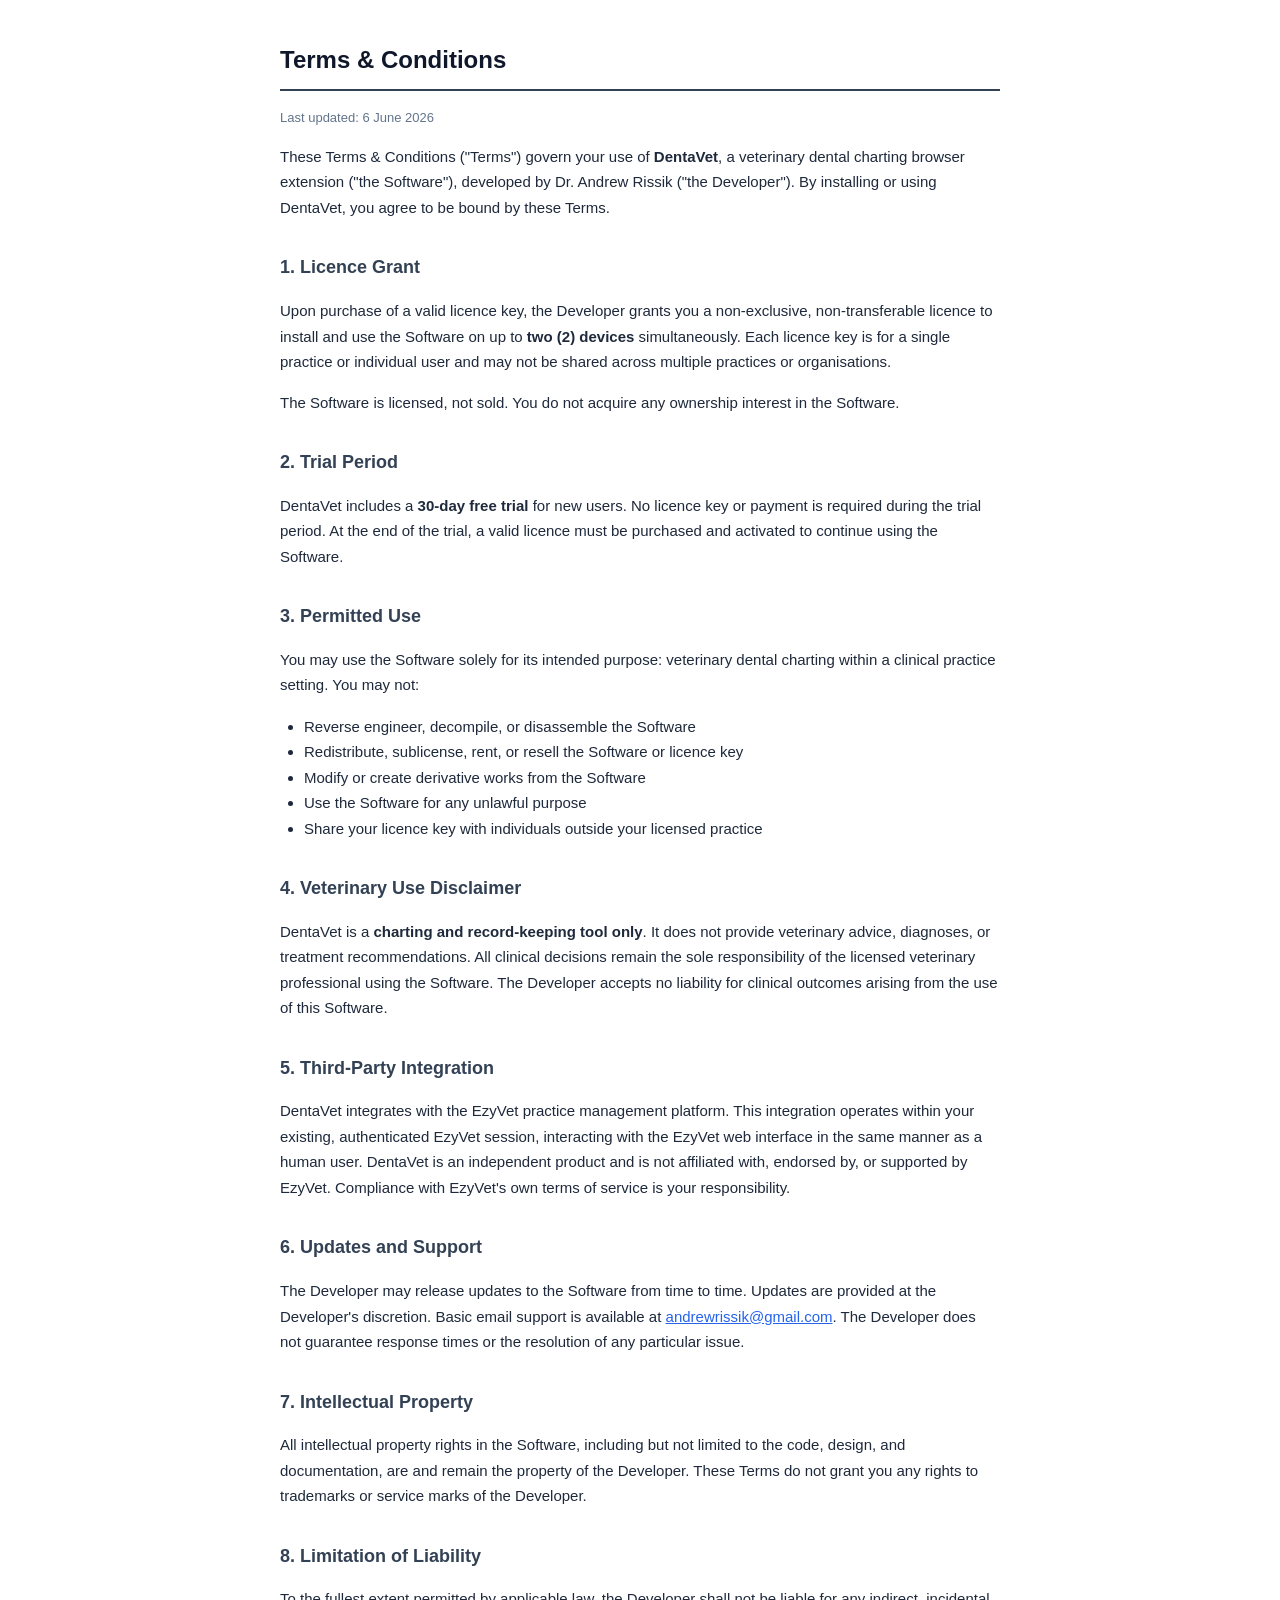
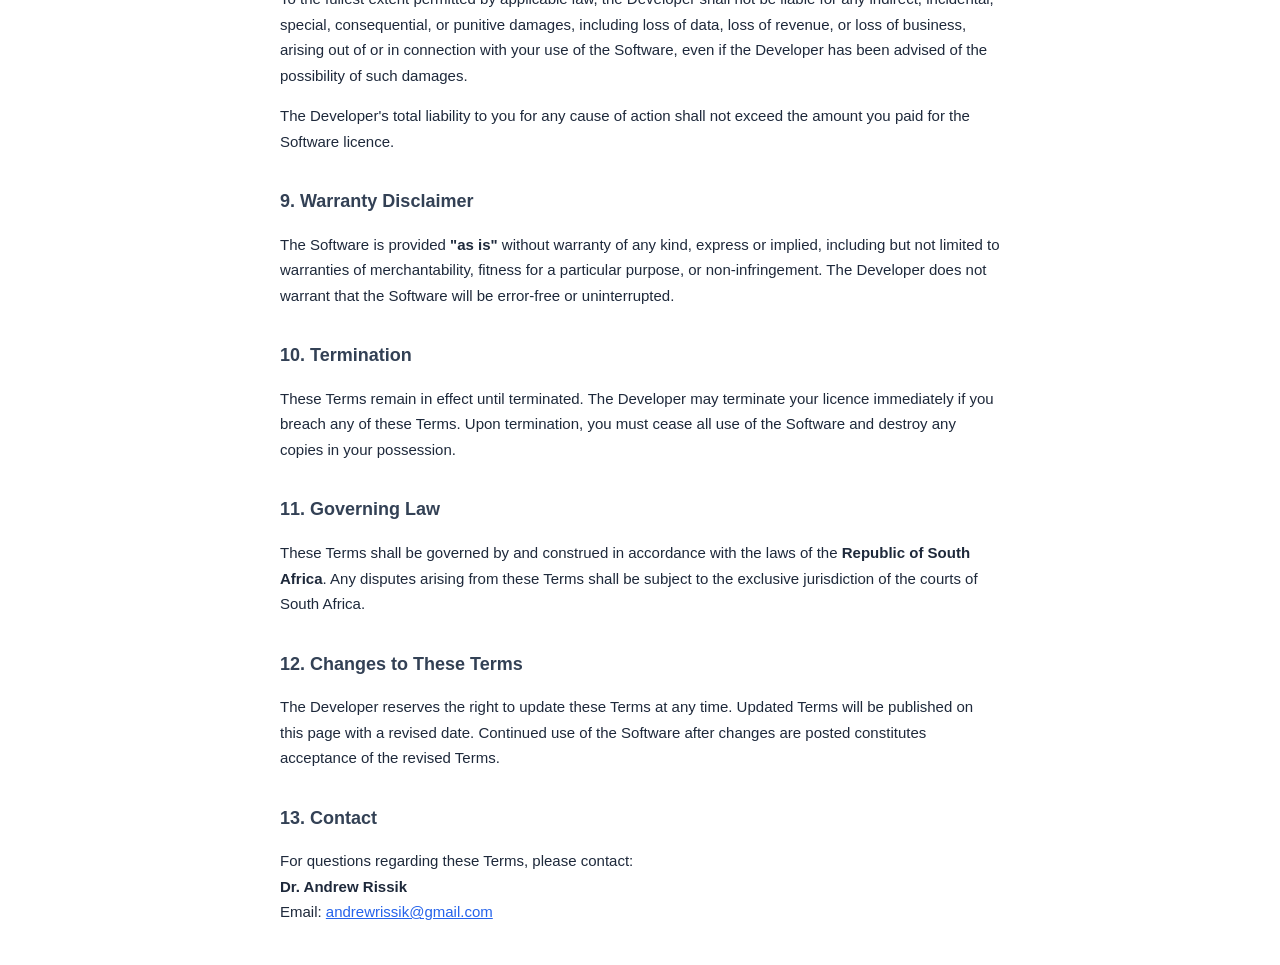
<file: terms.html>
<!DOCTYPE html>
<html lang="en">
<head>
<meta charset="UTF-8">
<meta name="viewport" content="width=device-width, initial-scale=1.0">
<title>Terms &amp; Conditions — DentaVet</title>
<style>
  body { font-family: -apple-system, 'Segoe UI', Roboto, sans-serif; max-width: 720px; margin: 40px auto; padding: 0 20px; color: #1e293b; line-height: 1.7; background: #ffffff; }
  h1 { font-size: 24px; border-bottom: 2px solid #334155; padding-bottom: 8px; color: #0f172a; }
  h2 { font-size: 18px; margin-top: 32px; color: #334155; }
  p, li { font-size: 15px; color: #1e293b; }
  ul { padding-left: 24px; }
  a { color: #2563eb; }
  code { background: #f1f5f9; padding: 2px 6px; border-radius: 3px; font-size: 14px; }
  .updated { font-size: 13px; color: #64748b; }

  @media (prefers-color-scheme: dark) {
    body { background: #0f172a; color: #e2e8f0; }
    h1 { color: #f1f5f9; border-bottom-color: #475569; }
    h2 { color: #cbd5e1; }
    p, li { color: #e2e8f0; }
    a { color: #60a5fa; }
    code { background: #1e293b; color: #e2e8f0; }
    .updated { color: #94a3b8; }
  }
</style>
</head>
<body>
  <h1>Terms &amp; Conditions</h1>
  <p class="updated">Last updated: 6 June 2026</p>

  <p>These Terms &amp; Conditions ("Terms") govern your use of <strong>DentaVet</strong>, a veterinary dental charting browser extension ("the Software"), developed by Dr. Andrew Rissik ("the Developer"). By installing or using DentaVet, you agree to be bound by these Terms.</p>

  <h2>1. Licence Grant</h2>
  <p>Upon purchase of a valid licence key, the Developer grants you a non-exclusive, non-transferable licence to install and use the Software on up to <strong>two (2) devices</strong> simultaneously. Each licence key is for a single practice or individual user and may not be shared across multiple practices or organisations.</p>
  <p>The Software is licensed, not sold. You do not acquire any ownership interest in the Software.</p>

  <h2>2. Trial Period</h2>
  <p>DentaVet includes a <strong>30-day free trial</strong> for new users. No licence key or payment is required during the trial period. At the end of the trial, a valid licence must be purchased and activated to continue using the Software.</p>

  <h2>3. Permitted Use</h2>
  <p>You may use the Software solely for its intended purpose: veterinary dental charting within a clinical practice setting. You may not:</p>
  <ul>
    <li>Reverse engineer, decompile, or disassemble the Software</li>
    <li>Redistribute, sublicense, rent, or resell the Software or licence key</li>
    <li>Modify or create derivative works from the Software</li>
    <li>Use the Software for any unlawful purpose</li>
    <li>Share your licence key with individuals outside your licensed practice</li>
  </ul>

  <h2>4. Veterinary Use Disclaimer</h2>
  <p>DentaVet is a <strong>charting and record-keeping tool only</strong>. It does not provide veterinary advice, diagnoses, or treatment recommendations. All clinical decisions remain the sole responsibility of the licensed veterinary professional using the Software. The Developer accepts no liability for clinical outcomes arising from the use of this Software.</p>

  <h2>5. Third-Party Integration</h2>
  <p>DentaVet integrates with the EzyVet practice management platform. This integration operates within your existing, authenticated EzyVet session, interacting with the EzyVet web interface in the same manner as a human user. DentaVet is an independent product and is not affiliated with, endorsed by, or supported by EzyVet. Compliance with EzyVet's own terms of service is your responsibility.</p>

  <h2>6. Updates and Support</h2>
  <p>The Developer may release updates to the Software from time to time. Updates are provided at the Developer's discretion. Basic email support is available at <a href="mailto:andrewrissik@gmail.com">andrewrissik@gmail.com</a>. The Developer does not guarantee response times or the resolution of any particular issue.</p>

  <h2>7. Intellectual Property</h2>
  <p>All intellectual property rights in the Software, including but not limited to the code, design, and documentation, are and remain the property of the Developer. These Terms do not grant you any rights to trademarks or service marks of the Developer.</p>

  <h2>8. Limitation of Liability</h2>
  <p>To the fullest extent permitted by applicable law, the Developer shall not be liable for any indirect, incidental, special, consequential, or punitive damages, including loss of data, loss of revenue, or loss of business, arising out of or in connection with your use of the Software, even if the Developer has been advised of the possibility of such damages.</p>
  <p>The Developer's total liability to you for any cause of action shall not exceed the amount you paid for the Software licence.</p>

  <h2>9. Warranty Disclaimer</h2>
  <p>The Software is provided <strong>"as is"</strong> without warranty of any kind, express or implied, including but not limited to warranties of merchantability, fitness for a particular purpose, or non-infringement. The Developer does not warrant that the Software will be error-free or uninterrupted.</p>

  <h2>10. Termination</h2>
  <p>These Terms remain in effect until terminated. The Developer may terminate your licence immediately if you breach any of these Terms. Upon termination, you must cease all use of the Software and destroy any copies in your possession.</p>

  <h2>11. Governing Law</h2>
  <p>These Terms shall be governed by and construed in accordance with the laws of the <strong>Republic of South Africa</strong>. Any disputes arising from these Terms shall be subject to the exclusive jurisdiction of the courts of South Africa.</p>

  <h2>12. Changes to These Terms</h2>
  <p>The Developer reserves the right to update these Terms at any time. Updated Terms will be published on this page with a revised date. Continued use of the Software after changes are posted constitutes acceptance of the revised Terms.</p>

  <h2>13. Contact</h2>
  <p>For questions regarding these Terms, please contact:<br>
  <strong>Dr. Andrew Rissik</strong><br>
  Email: <a href="mailto:andrewrissik@gmail.com">andrewrissik@gmail.com</a></p>
</body>
</html>
</file>
<file: sidepanel.css>
/* ── Reset & Base ──────────────────────────────────────────────── */
*, *::before, *::after { box-sizing: border-box; margin: 0; padding: 0; }

:root {
  --bg:           #0F172A;
  --bg-surface:   #1E293B;
  --bg-elevated:  #293548;
  --bg-input:     #0F172A;
  --border:       #334155;
  --border-light: #475569;
  --text:         #E2E8F0;
  --text-muted:   #94A3B8;
  --text-dim:     #64748B;
  --accent:       #0EA5A5;
  --accent-hover: #40D6C2;
  --danger:       #EF4444;

  /* Tooth colors */
  --tooth-normal:    #E8E4DF;
  --tooth-mild:      #F1C40F;
  --tooth-warning:   #E67E22;
  --tooth-critical:  #E74C3C;
  --tooth-extracted: #4A90D9;
  --tooth-missing:   #374151;
  --tooth-selected:  #9B59B6;
  --tooth-multisel:  #1ABC9C;
  --tooth-stroke:    #1E293B;
  --tooth-hover:     rgba(255,255,255,0.12);

  --radius:     8px;
  --radius-sm:  4px;
  --shadow:     0 4px 24px rgba(0,0,0,0.5);
  --transition: 180ms ease;
}

html, body {
  height: 100%;
  font-family: -apple-system, BlinkMacSystemFont, 'Segoe UI', sans-serif;
  font-size: 15px;
  background: var(--bg);
  color: var(--text);
  overflow: hidden;
  user-select: none;
}

/* ── Layout ────────────────────────────────────────────────────── */
body {
  display: flex;
  flex-direction: column;
  height: 100vh;
}

/* ── Header ────────────────────────────────────────────────────── */
.header {
  flex-shrink: 0;
  background: var(--bg-surface);
  border-bottom: 1px solid var(--border);
  padding: 8px 10px 6px;
  display: flex;
  flex-direction: column;
  gap: 6px;
}

.header-top {
  display: flex;
  align-items: center;
  justify-content: space-between;
}

.app-title {
  display: flex;
  align-items: center;
  gap: 6px;
  font-weight: 700;
  font-size: 16px;
  letter-spacing: 0.3px;
  color: var(--text);
}

.app-icon { width: 20px; height: 20px; border-radius: 4px; }

.header-actions { display: flex; gap: 6px; }

.header-action-btn {
  background: var(--bg-elevated);
  border: 1px solid var(--border);
  color: var(--text-muted);
  cursor: pointer;
  padding: 6px 12px;
  border-radius: 6px;
  font-size: 13px;
  font-weight: 600;
  transition: all var(--transition);
  white-space: nowrap;
}
.header-action-btn:hover {
  background: var(--border);
  border-color: var(--border-light);
  color: var(--text);
}

.header-controls {
  display: flex;
  align-items: center;
  gap: 6px;
  flex-wrap: wrap;
}

.scan-btn {
  width: 100%;
  order: -1;
  padding: 8px 14px;
  font-size: 14px;
  background: var(--bg);
  border: 1px dashed var(--accent);
  color: var(--accent);
}
.scan-btn:hover {
  background: rgba(14,165,165,0.1);
  border-style: solid;
  color: var(--accent-hover);
}

.species-toggle {
  display: flex;
  background: var(--bg);
  border-radius: var(--radius-sm);
  padding: 2px;
  gap: 2px;
  flex-shrink: 0;
}

.species-btn {
  border: none;
  background: transparent;
  color: var(--text-muted);
  padding: 4px 10px;
  border-radius: 3px;
  cursor: pointer;
  font-size: 14px;
  font-weight: 600;
  transition: background var(--transition), color var(--transition);
}
.species-btn.active {
  background: var(--accent);
  color: white;
}
.species-btn:hover:not(.active) {
  background: var(--bg-elevated);
  color: var(--text);
}

.patient-input {
  flex: 1;
  background: var(--bg-input);
  border: 1px solid var(--border);
  border-radius: var(--radius-sm);
  color: var(--text);
  padding: 6px 10px;
  font-size: 14px;
  outline: none;
  transition: border-color var(--transition);
  min-width: 0;
}
.patient-input:focus { border-color: var(--accent); }
.patient-input::placeholder { color: var(--text-dim); }

/* ── Buttons ───────────────────────────────────────────────────── */
.icon-btn {
  background: transparent;
  border: none;
  color: var(--text-muted);
  cursor: pointer;
  padding: 4px 7px;
  border-radius: var(--radius-sm);
  font-size: 14px;
  line-height: 1;
  transition: color var(--transition), background var(--transition);
}
.icon-btn:hover { color: var(--text); background: var(--bg-elevated); }

.action-btn {
  background: var(--bg-elevated);
  border: 1px solid var(--border);
  color: var(--text);
  cursor: pointer;
  padding: 6px 12px;
  border-radius: var(--radius-sm);
  font-size: 14px;
  font-weight: 600;
  transition: background var(--transition), border-color var(--transition);
  white-space: nowrap;
}
.action-btn:hover { background: var(--border); border-color: var(--border-light); }
.action-btn.primary { background: var(--accent); border-color: var(--accent); color: white; }
.action-btn.primary:hover { background: var(--accent-hover); border-color: var(--accent-hover); }
.action-btn.danger { background: transparent; border-color: var(--danger); color: var(--danger); }
.action-btn.danger:hover { background: rgba(239,68,68,0.1); }
.action-btn.large { padding: 10px 20px; font-size: 15px; width: 100%; }

/* ── Tab Navigation ────────────────────────────────────────────── */
.tab-nav {
  flex-shrink: 0;
  display: flex;
  background: var(--bg-surface);
  border-bottom: 1px solid var(--border);
  padding: 0 6px;
}

.tab-btn {
  background: transparent;
  border: none;
  border-bottom: 3px solid transparent;
  color: var(--text-muted);
  cursor: pointer;
  padding: 14px 22px;
  font-size: 16px;
  font-weight: 600;
  transition: color var(--transition), border-color var(--transition);
  margin-bottom: -1px;
}
.tab-btn:hover { color: var(--text); }
.tab-btn.active { color: var(--accent); border-bottom-color: var(--accent); }

/* ── Tab Content ───────────────────────────────────────────────── */
.tab-content { display: none; flex: 1; overflow: hidden; flex-direction: column; }
.tab-content.active { display: flex; }

/* ── Chart Tab ─────────────────────────────────────────────────── */
.chart-area {
  flex: 1 1 65%;
  min-height: 0;
  display: flex;
  flex-direction: column;
  overflow: hidden;
  padding: 6px 4px 0;
  position: relative;
}

.jaw-labels {
  display: flex;
  flex-direction: column;
  align-items: center;
  gap: 2px;
  padding: 0 8px;
}
.jaw-label-row {
  display: flex;
  justify-content: space-between;
  align-items: center;
  width: 100%;
}
.jaw-label {
  font-size: 12px;
  font-weight: 700;
  letter-spacing: 1.5px;
  color: var(--text-dim);
  text-transform: uppercase;
}
.jaw-labels-lower { padding: 0 8px 4px; }
.jaw-labels-lower .jaw-label { align-self: flex-start; }

.orientation-labels {
  display: flex;
  justify-content: space-between;
  width: 100%;
  font-size: 13px;
  color: var(--text-dim);
}

.svg-wrapper {
  flex: 1;
  overflow: hidden;
  display: flex;
  align-items: stretch;
}

#dental-chart-svg {
  width: 100%;
  height: 100%;
  cursor: default;
}

/* ── SVG Tooth Styles ──────────────────────────────────────────── */
.tooth { cursor: pointer; }
.tooth .crown {
  transition: fill 200ms ease, filter 150ms ease;
}
.tooth .crown-hit {
  fill: transparent;
  stroke: none;
}
.tooth:hover .crown {
  filter: brightness(1.25);
}
.tooth.selected .crown {
  filter: drop-shadow(0 0 8px var(--tooth-selected)) drop-shadow(0 0 16px var(--tooth-selected)) brightness(1.2);
  stroke: #C084FC !important;
  stroke-width: 2.5 !important;
}
.tooth.multi-selected .crown {
  filter: drop-shadow(0 0 8px var(--tooth-multisel)) drop-shadow(0 0 16px var(--tooth-multisel)) brightness(1.2);
  stroke: #5EEACD !important;
  stroke-width: 2.5 !important;
}
.tooth.missing .crown {
  fill: var(--tooth-missing) !important;
  stroke-dasharray: 3 2;
  opacity: 0.5;
}
.tooth .tooth-label {
  font-family: -apple-system, BlinkMacSystemFont, 'Segoe UI', sans-serif;
  font-size: 13px;
  font-weight: 700;
  fill: var(--text);
  pointer-events: none;
  text-anchor: middle;
}
.tooth .root-line {
  stroke: var(--border-light);
  stroke-width: 1.2;
  stroke-linecap: round;
  fill: none;
  pointer-events: none;
}
.tooth .extracted-x {
  stroke: white;
  stroke-width: 2.5;
  stroke-linecap: round;
  pointer-events: none;
}

/* Drag selection rectangle */
#drag-select-rect {
  fill: rgba(14,165,165,0.15);
  stroke: var(--accent);
  stroke-width: 1;
  stroke-dasharray: 4 2;
  pointer-events: none;
}

/* Midline */
.midline {
  stroke: var(--border-light);
  stroke-width: 1;
  stroke-dasharray: 4 3;
}

/* Quadrant labels inside SVG */
.quadrant-label {
  font-family: -apple-system, sans-serif;
  font-size: 13px;
  font-weight: 600;
  fill: var(--text-dim);
  letter-spacing: 0.5px;
}

/* ── Legend ────────────────────────────────────────────────────── */
.legend {
  flex-shrink: 0;
  display: flex;
  gap: 10px;
  padding: 5px 8px;
  border-top: 1px solid var(--border);
  background: var(--bg-surface);
  flex-wrap: wrap;
}
.legend-item {
  display: flex;
  align-items: center;
  gap: 4px;
  font-size: 12px;
  color: var(--text-muted);
}
.legend-dot {
  width: 10px;
  height: 10px;
  border-radius: 50%;
  flex-shrink: 0;
}

/* ── Findings Panel (inline, bottom half of chart tab) ─────────── */
.findings-drawer {
  flex: 0 0 0px;
  overflow: hidden;
  background: var(--bg-surface);
  border-top: 2px solid var(--border);
  display: flex;
  flex-direction: column;
  transition: flex-basis 240ms cubic-bezier(0.4, 0, 0.2, 1);
}
.findings-drawer[aria-hidden="false"] {
  flex: 0 1 35%;
}

.drawer-handle {
  display: flex;
  align-items: center;
  justify-content: space-between;
  padding: 6px 10px 5px;
  border-bottom: 1px solid var(--border);
  flex-shrink: 0;
  cursor: default;
}
#drawer-tooth-title {
  font-weight: 700;
  font-size: 13px;
  color: var(--text);
}
.drawer-handle-actions {
  display: flex;
  align-items: center;
  gap: 6px;
}
.drawer-clear-btn {
  padding: 3px 10px !important;
  font-size: 11px !important;
  border-radius: 4px !important;
}

.drawer-body {
  overflow-y: auto;
  padding: 6px 10px 8px;
  flex: 1;
}
.drawer-body::-webkit-scrollbar { width: 4px; }
.drawer-body::-webkit-scrollbar-track { background: transparent; }
.drawer-body::-webkit-scrollbar-thumb { background: var(--border); border-radius: 2px; }

/* Findings sections */
.finding-section {
  margin-bottom: 2px;
}
.finding-section-title {
  font-size: 10px;
  font-weight: 700;
  letter-spacing: 0.8px;
  text-transform: uppercase;
  color: var(--text-dim);
  margin-bottom: 2px;
}

/* Two sections side by side (e.g. furcation + mobility) */
.finding-section-row {
  display: flex;
  gap: 10px;
  margin-bottom: 6px;
}
.finding-section-row .finding-section {
  flex: 1;
  margin-bottom: 0;
}

/* Compact two-column grid for the entire findings drawer */
.findings-grid {
  display: grid;
  grid-template-columns: 1fr 1fr;
  gap: 4px 12px;
}
.findings-grid .finding-section.full-width {
  grid-column: 1 / -1;
}

/* Toggle button group */
.toggle-group {
  display: flex;
  gap: 4px;
  flex-wrap: wrap;
}
.toggle-btn {
  background: var(--bg);
  border: 1px solid var(--border);
  color: var(--text-muted);
  padding: 7px 6px;
  border-radius: 5px;
  font-size: 13px;
  font-weight: 700;
  cursor: pointer;
  transition: all var(--transition);
  line-height: 1;
  flex: 1 1 0;
  min-width: 0;
  text-align: center;
  box-shadow: 0 1px 2px rgba(0,0,0,0.2);
}
.toggle-btn:hover {
  border-color: var(--accent);
  color: var(--text);
  background: var(--bg-elevated);
  box-shadow: 0 1px 4px rgba(14,165,165,0.25);
}
.toggle-btn.active {
  background: var(--accent);
  border-color: var(--accent);
  color: white;
}
.toggle-btn.active-critical { background: #E74C3C; border-color: #E74C3C; color: white; }
.toggle-btn.active-warning  { background: #E67E22; border-color: #E67E22; color: white; }
.toggle-btn.active-mild     { background: #D4A017; border-color: #D4A017; color: white; }
.toggle-btn.active-extracted { background: #4A90D9; border-color: #4A90D9; color: white; }

/* Probing depths */
.probing-row {
  display: flex;
  align-items: center;
  gap: 6px;
  margin-top: 3px;
  flex-wrap: wrap;
}
.probing-label {
  font-size: 10px;
  color: var(--text-dim);
  flex-shrink: 0;
}
.probing-inputs {
  display: flex;
  gap: 4px;
}
.probing-input-wrap {
  display: flex;
  flex-direction: column;
  align-items: center;
  gap: 1px;
}
.probing-input-wrap label {
  font-size: 10px;
  color: var(--text-dim);
}
.probing-input {
  width: 40px;
  background: var(--bg-input);
  border: 1px solid var(--border);
  border-radius: var(--radius-sm);
  color: var(--text);
  padding: 4px 3px;
  font-size: 12px;
  text-align: center;
  outline: none;
}
.probing-input:focus { border-color: var(--accent); }

/* TR type row — inline after TR stage buttons */
.tr-type-row {
  display: flex;
  align-items: center;
  gap: 4px;
  margin-top: 2px;
}
.tr-type-label {
  font-size: 10px;
  color: var(--text-dim);
}

/* Missing checkbox */
.missing-row {
  display: flex;
  align-items: center;
  gap: 6px;
  padding: 2px 0 1px;
}
.missing-row label {
  font-size: 12px;
  color: var(--text-muted);
  cursor: pointer;
}
.missing-row input[type="checkbox"] {
  width: 20px;
  height: 20px;
  cursor: pointer;
  accent-color: var(--accent);
}

/* Drawer divider */
.drawer-divider {
  border: none;
  border-top: 1px solid var(--border);
  margin: 6px 0;
}

/* Multi-select bulk panel */
.bulk-panel {
  padding: 4px 0;
}
.bulk-panel p {
  font-size: 13px;
  color: var(--text-muted);
  margin-bottom: 8px;
}

/* Drawer footer buttons */
.drawer-footer {
  display: flex;
  gap: 6px;
  padding-top: 12px;
  border-top: 1px solid var(--border);
  margin-top: 14px;
}
.drawer-footer .action-btn.danger {
  padding: 8px 18px;
  font-size: 12px;
  border-radius: 6px;
}

/* ── Summary Tab ───────────────────────────────────────────────── */
#tab-summary {
  overflow-y: auto;
  padding: 10px;
  flex-direction: column;
  gap: 8px;
}
.summary-header {
  display: flex;
  align-items: center;
  justify-content: space-between;
  flex-wrap: wrap;
  gap: 6px;
}
.summary-header h3 { font-size: 16px; }
.summary-actions { display: flex; gap: 6px; }
.summary-content { display: flex; flex-direction: column; gap: 6px; }

.summary-tooth {
  background: var(--bg-surface);
  border: 1px solid var(--border);
  border-radius: var(--radius);
  padding: 8px 10px;
  border-left: 3px solid var(--tooth-normal);
}
.summary-tooth.color-mild     { border-left-color: var(--tooth-mild); }
.summary-tooth.color-warning  { border-left-color: var(--tooth-warning); }
.summary-tooth.color-critical { border-left-color: var(--tooth-critical); }
.summary-tooth.color-extracted { border-left-color: var(--tooth-extracted); }

.summary-tooth-header {
  font-weight: 700;
  font-size: 14px;
  margin-bottom: 4px;
}
.summary-tooth-findings {
  font-size: 13px;
  color: var(--text-muted);
  display: flex;
  flex-wrap: wrap;
  gap: 4px;
}
.finding-tag {
  background: var(--bg-elevated);
  border-radius: 3px;
  padding: 2px 8px;
  font-size: 12px;
  font-weight: 600;
}

/* ── Settings Tab ──────────────────────────────────────────────── */
#tab-settings {
  overflow-y: auto;
  padding: 10px;
  flex-direction: column;
  gap: 10px;
}
.settings-section {
  background: var(--bg-surface);
  border: 1px solid var(--border);
  border-radius: var(--radius);
  padding: 12px;
  display: flex;
  flex-direction: column;
  gap: 8px;
}
.settings-section h3 { font-size: 15px; }

/* Shortcuts reference in settings */
.shortcuts-ref {
  display: flex;
  gap: 16px;
  margin-top: 8px;
}
.shortcuts-ref-col {
  flex: 1;
}
.shortcuts-ref-col h4 {
  font-size: 12px;
  color: var(--text-dim);
  text-transform: uppercase;
  letter-spacing: 0.5px;
  margin: 10px 0 4px;
}
.shortcuts-ref-col h4:first-child {
  margin-top: 0;
}
.shortcut-ref-row {
  display: flex;
  align-items: center;
  gap: 6px;
  padding: 3px 0;
  font-size: 13px;
  color: var(--text-muted);
}
.settings-desc { font-size: 13px; color: var(--text-muted); line-height: 1.5; }
.settings-buttons { display: flex; gap: 6px; flex-wrap: wrap; }

.ezyvet-status {
  display: flex;
  align-items: center;
  gap: 6px;
  font-size: 13px;
  color: var(--text-muted);
}
.status-dot {
  width: 8px;
  height: 8px;
  border-radius: 50%;
  flex-shrink: 0;
}
.status-unknown { background: var(--text-dim); }
.status-ok      { background: #22C55E; }
.status-error   { background: var(--danger); }

/* Mapping table */
.mapping-table {
  width: 100%;
  border-collapse: collapse;
  font-size: 13px;
}
.mapping-table th, .mapping-table td {
  text-align: left;
  padding: 4px 6px;
  border-bottom: 1px solid var(--border);
}
.mapping-table th { color: var(--text-dim); font-weight: 600; font-size: 12px; }
.mapping-table td { color: var(--text-muted); }
.mapping-table .selector-cell {
  font-family: monospace;
  font-size: 12px;
  color: var(--accent-hover);
  max-width: 120px;
  overflow: hidden;
  text-overflow: ellipsis;
  white-space: nowrap;
}

.push-status {
  font-size: 13px;
  padding: 4px 0;
  min-height: 18px;
}
.push-status.success { color: #22C55E; }
.push-status.error   { color: var(--danger); }

.notes-selector-display {
  font-family: monospace;
  font-size: 12px;
  color: var(--accent-hover);
  background: var(--bg);
  border: 1px solid var(--border);
  border-radius: var(--radius-sm);
  padding: 5px 8px;
  word-break: break-all;
  margin-bottom: 6px;
}

.setup-card {
  border-color: var(--accent) !important;
  background: rgba(96, 165, 250, 0.05) !important;
}
.setup-card h3 { color: var(--accent-hover); }

.mapping-status-bar {
  display: flex;
  align-items: center;
  justify-content: space-between;
  font-size: 14px;
  color: #22C55E;
  font-weight: 500;
}

.action-btn-link {
  background: none;
  border: none;
  color: var(--text-dim);
  font-size: 13px;
  cursor: pointer;
  padding: 2px 4px;
  text-decoration: underline;
}
.action-btn-link:hover { color: var(--text-muted); }

.push-options {
  display: flex;
  flex-direction: column;
  gap: 4px;
  margin-bottom: 8px;
}
.push-option-label {
  display: flex;
  align-items: center;
  gap: 6px;
  font-size: 13px;
  color: var(--text-muted);
  cursor: pointer;
}
.push-option-label input { accent-color: var(--accent); }

.chart-text-preview {
  background: var(--bg);
  border: 1px solid var(--border);
  border-radius: var(--radius-sm);
  padding: 8px 10px;
  font-size: 12px;
  font-family: monospace;
  color: var(--text-muted);
  white-space: pre-wrap;
  word-break: break-word;
  max-height: 200px;
  overflow-y: auto;
  line-height: 1.5;
}

/* ── Overlays & Popups ─────────────────────────────────────────── */
.overlay {
  position: fixed;
  inset: 0;
  background: rgba(0,0,0,0.6);
  display: flex;
  align-items: center;
  justify-content: center;
  z-index: 200;
}
.overlay.hidden { display: none; }

.overlay-card {
  background: var(--bg-surface);
  border: 1px solid var(--border);
  border-radius: var(--radius);
  padding: 16px;
  width: 90%;
  max-width: 480px;
  box-shadow: var(--shadow);
}
.overlay-header {
  display: flex;
  align-items: center;
  justify-content: space-between;
  margin-bottom: 12px;
}
.overlay-header h3 { font-size: 16px; }

.shortcut-grid { display: flex; gap: 16px; }
.shortcut-col { flex: 1; }
.shortcut-col h4 { font-size: 13px; color: var(--text-dim); margin: 8px 0 4px; text-transform: uppercase; letter-spacing: 0.5px; }
.shortcut-row { display: flex; align-items: center; gap: 6px; padding: 3px 0; font-size: 13px; color: var(--text-muted); }
kbd {
  background: var(--bg-elevated);
  border: 1px solid var(--border-light);
  border-radius: 3px;
  padding: 2px 6px;
  font-size: 12px;
  font-family: monospace;
  color: var(--text);
  white-space: nowrap;
  flex-shrink: 0;
}

/* Fracture popup */
.fracture-popup {
  position: fixed;
  bottom: 10px;
  left: 50%;
  transform: translateX(-50%);
  background: var(--bg-surface);
  border: 1px solid var(--border);
  border-radius: var(--radius);
  padding: 12px;
  z-index: 150;
  box-shadow: var(--shadow);
  min-width: 280px;
}
.fracture-popup.hidden { display: none; }
.popup-title { font-size: 14px; font-weight: 700; margin-bottom: 8px; text-align: center; color: var(--text-muted); }
.fracture-btns { display: grid; grid-template-columns: repeat(4, 1fr); gap: 4px; margin-bottom: 8px; }
.fracture-opt {
  background: var(--bg-elevated);
  border: 1px solid var(--border);
  color: var(--text);
  border-radius: var(--radius-sm);
  padding: 6px 4px;
  font-size: 13px;
  font-weight: 700;
  cursor: pointer;
  text-align: center;
  line-height: 1.3;
  transition: all var(--transition);
}
.fracture-opt:hover { background: var(--accent); border-color: var(--accent); color: white; }
.fracture-opt kbd { display: block; background: transparent; border: none; font-size: 13px; color: var(--text-dim); margin-bottom: 2px; }
.fracture-opt small { font-size: 13px; font-weight: 400; color: var(--text-dim); }
.fracture-cancel {
  display: block;
  width: 100%;
  background: transparent;
  border: 1px solid var(--border);
  color: var(--text-dim);
  border-radius: var(--radius-sm);
  padding: 4px;
  font-size: 13px;
  cursor: pointer;
}
.fracture-cancel:hover { background: var(--bg-elevated); }

/* ── Toast ─────────────────────────────────────────────────────── */
.toast {
  position: fixed;
  top: 80px;
  left: 50%;
  transform: translateX(-50%);
  background: var(--bg-elevated);
  border: 1px solid var(--border);
  border-radius: var(--radius);
  padding: 8px 16px;
  font-size: 14px;
  color: var(--text);
  z-index: 300;
  box-shadow: var(--shadow);
  transition: opacity 300ms ease;
  white-space: nowrap;
}
.toast.hidden { display: none; }
.toast.success { border-color: #22C55E; color: #22C55E; }
.toast.error   { border-color: var(--danger); color: var(--danger); }

/* ── Landing Page ─────────────────────────────────────────────── */
.landing-page {
  flex: 1;
  display: flex;
  align-items: center;
  justify-content: center;
  padding: 20px;
}
.landing-page.hidden { display: none; }

.landing-content {
  text-align: center;
  width: 100%;
  max-width: 360px;
}
.landing-logo {
  width: 48px;
  height: 48px;
  border-radius: 12px;
  margin-bottom: 16px;
}
.landing-title {
  font-size: 20px;
  font-weight: 700;
  color: var(--text);
  margin-bottom: 4px;
}
.landing-subtitle {
  font-size: 13px;
  color: var(--text-muted);
  margin-bottom: 28px;
}

.landing-options {
  display: flex;
  justify-content: center;
  gap: 20px;
}

.landing-circle {
  display: flex;
  flex-direction: column;
  align-items: center;
  justify-content: center;
  width: 100px;
  height: 100px;
  border-radius: 50%;
  background: var(--bg-surface);
  border: 2px solid var(--border);
  cursor: pointer;
  transition: all var(--transition);
  gap: 4px;
}
.landing-circle:hover {
  border-color: var(--accent);
  background: var(--bg-elevated);
  transform: scale(1.08);
  box-shadow: 0 0 20px rgba(14, 165, 165, 0.2);
}
.landing-circle:active {
  transform: scale(0.98);
}

.landing-circle-emoji {
  font-size: 28px;
  line-height: 1;
}
.landing-circle-label {
  font-size: 12px;
  font-weight: 700;
  color: var(--text-muted);
  letter-spacing: 0.3px;
}
.landing-circle:hover .landing-circle-label {
  color: var(--accent-hover);
}

.landing-circle-scan {
  border-style: dashed;
  border-color: var(--accent);
}
.landing-circle-scan .landing-circle-label {
  color: var(--accent);
  font-size: 11px;
}
.landing-circle-scan:hover {
  border-style: solid;
}

/* ── Licence Gate ─────────────────────────────────────────────── */
.licence-gate {
  position: fixed;
  inset: 0;
  background: var(--bg);
  display: flex;
  align-items: center;
  justify-content: center;
  z-index: 500;
  padding: 20px;
}
.licence-gate.hidden { display: none; }

.licence-gate-card {
  width: 100%;
  max-width: 360px;
  text-align: center;
}
.licence-gate-header {
  margin-bottom: 24px;
}
.licence-gate-icon {
  width: 56px;
  height: 56px;
  border-radius: 12px;
  margin-bottom: 12px;
}
.licence-gate-header h2 {
  font-size: 20px;
  font-weight: 700;
  color: var(--text);
  margin-bottom: 4px;
}
.licence-gate-subtitle {
  font-size: 14px;
  color: var(--text-muted);
}

.licence-gate-body {
  display: flex;
  flex-direction: column;
  gap: 10px;
}

.licence-input-group {
  text-align: left;
}
.licence-input-group label {
  display: block;
  font-size: 13px;
  font-weight: 600;
  color: var(--text-muted);
  margin-bottom: 4px;
}
.licence-input {
  width: 100%;
  background: var(--bg-input);
  border: 1px solid var(--border);
  border-radius: var(--radius-sm);
  color: var(--text);
  padding: 10px 12px;
  font-size: 15px;
  font-family: monospace;
  outline: none;
  transition: border-color var(--transition);
}
.licence-input:focus { border-color: var(--accent); }
.licence-input::placeholder { color: var(--text-dim); font-size: 13px; }

.licence-error {
  font-size: 13px;
  color: var(--danger);
  margin-top: 4px;
  min-height: 16px;
}

.licence-divider {
  display: flex;
  align-items: center;
  gap: 10px;
  margin: 4px 0;
  color: var(--text-dim);
  font-size: 13px;
}
.licence-divider::before,
.licence-divider::after {
  content: '';
  flex: 1;
  height: 1px;
  background: var(--border);
}

.licence-trial-btn {
  background: var(--bg-elevated) !important;
  border-color: var(--accent) !important;
  color: var(--accent) !important;
}
.licence-trial-btn:hover {
  background: rgba(14,165,165,0.15) !important;
  color: var(--accent-hover) !important;
}

.licence-buy-link {
  display: block;
  font-size: 13px;
  color: var(--text-dim);
  text-decoration: underline;
  margin-top: 4px;
  transition: color var(--transition);
}
.licence-buy-link:hover { color: var(--accent); }

/* ── Trial Banner ─────────────────────────────────────────────── */
.trial-banner {
  flex-shrink: 0;
  display: flex;
  align-items: center;
  justify-content: space-between;
  padding: 6px 12px;
  background: rgba(241, 196, 15, 0.12);
  border-bottom: 1px solid rgba(241, 196, 15, 0.3);
  font-size: 13px;
  color: #F1C40F;
  font-weight: 600;
}
.trial-banner.hidden { display: none; }
.trial-banner-btn {
  background: transparent;
  border: 1px solid #F1C40F;
  color: #F1C40F;
  padding: 3px 10px;
  border-radius: var(--radius-sm);
  font-size: 12px;
  font-weight: 700;
  cursor: pointer;
  transition: all var(--transition);
}
.trial-banner-btn:hover {
  background: rgba(241, 196, 15, 0.15);
}

/* ── Licence Settings ─────────────────────────────────────────── */
.licence-status-row {
  display: flex;
  align-items: center;
  gap: 6px;
  font-size: 12px;
  color: var(--text-muted);
}
.licence-status-row .status-dot { flex-shrink: 0; }

#licence-settings-actions {
  display: flex;
  flex-direction: column;
  gap: 6px;
}
#licence-settings-actions .licence-input {
  font-size: 12px;
  padding: 7px 10px;
}
.licence-key-display {
  font-family: monospace;
  font-size: 13px;
  color: var(--accent-hover);
  background: var(--bg);
  border: 1px solid var(--border);
  border-radius: var(--radius-sm);
  padding: 5px 8px;
  word-break: break-all;
}
.licence-meta {
  font-size: 12px;
  color: var(--text-dim);
}

/* ── Empty state ───────────────────────────────────────────────── */
.empty-msg {
  font-size: 14px;
  color: var(--text-dim);
  text-align: center;
  padding: 20px 10px;
}

/* ── Scrollbar ─────────────────────────────────────────────────── */
* { scrollbar-width: thin; scrollbar-color: var(--border) transparent; }
::-webkit-scrollbar { width: 4px; height: 4px; }
::-webkit-scrollbar-track { background: transparent; }
::-webkit-scrollbar-thumb { background: var(--border); border-radius: 2px; }
</file>
